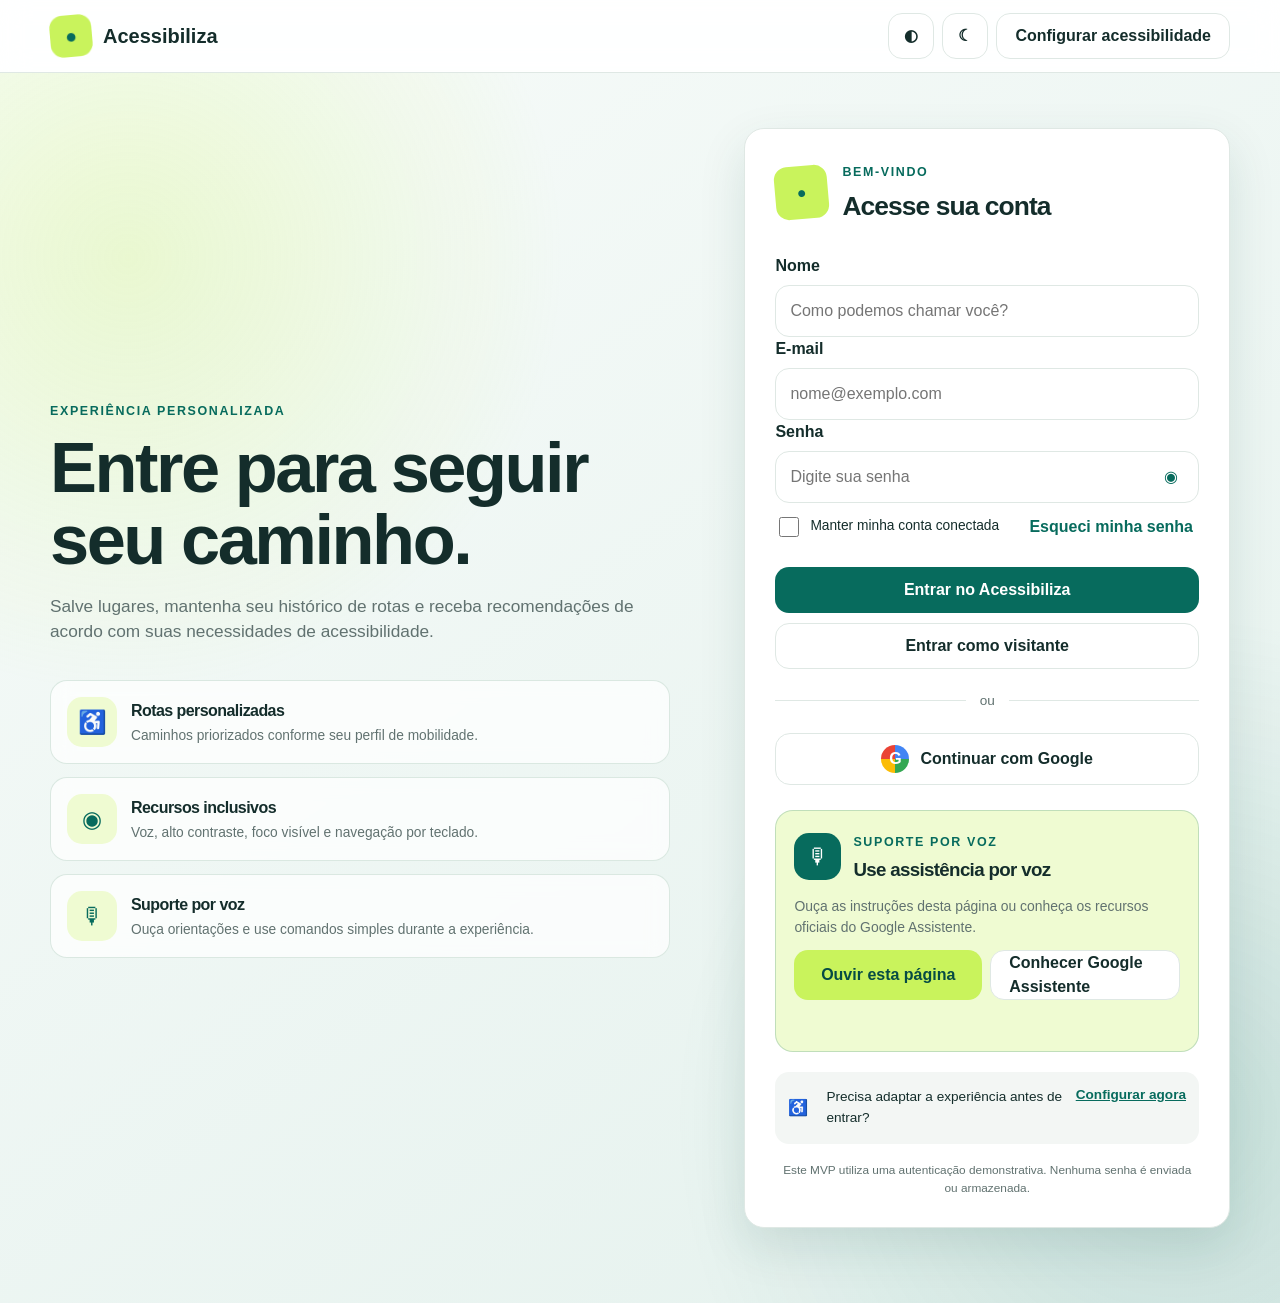
<file: index.html>
<!doctype html>
<html lang="pt-BR">
<head>
    <meta charset="utf-8">

    <meta
        name="viewport"
        content="width=device-width, initial-scale=1"
    >

    <title>Acessibiliza</title>

    <meta
        http-equiv="refresh"
        content="0; url=pages/login.html"
    >

    <script>
        window.location.replace("pages/login.html");
    </script>
</head>

<body>
    <p>
        Redirecionando para a tela de login...
    </p>

    pages/login.html
        Acessar tela de login
    </a>
</body>
</html>
</file>
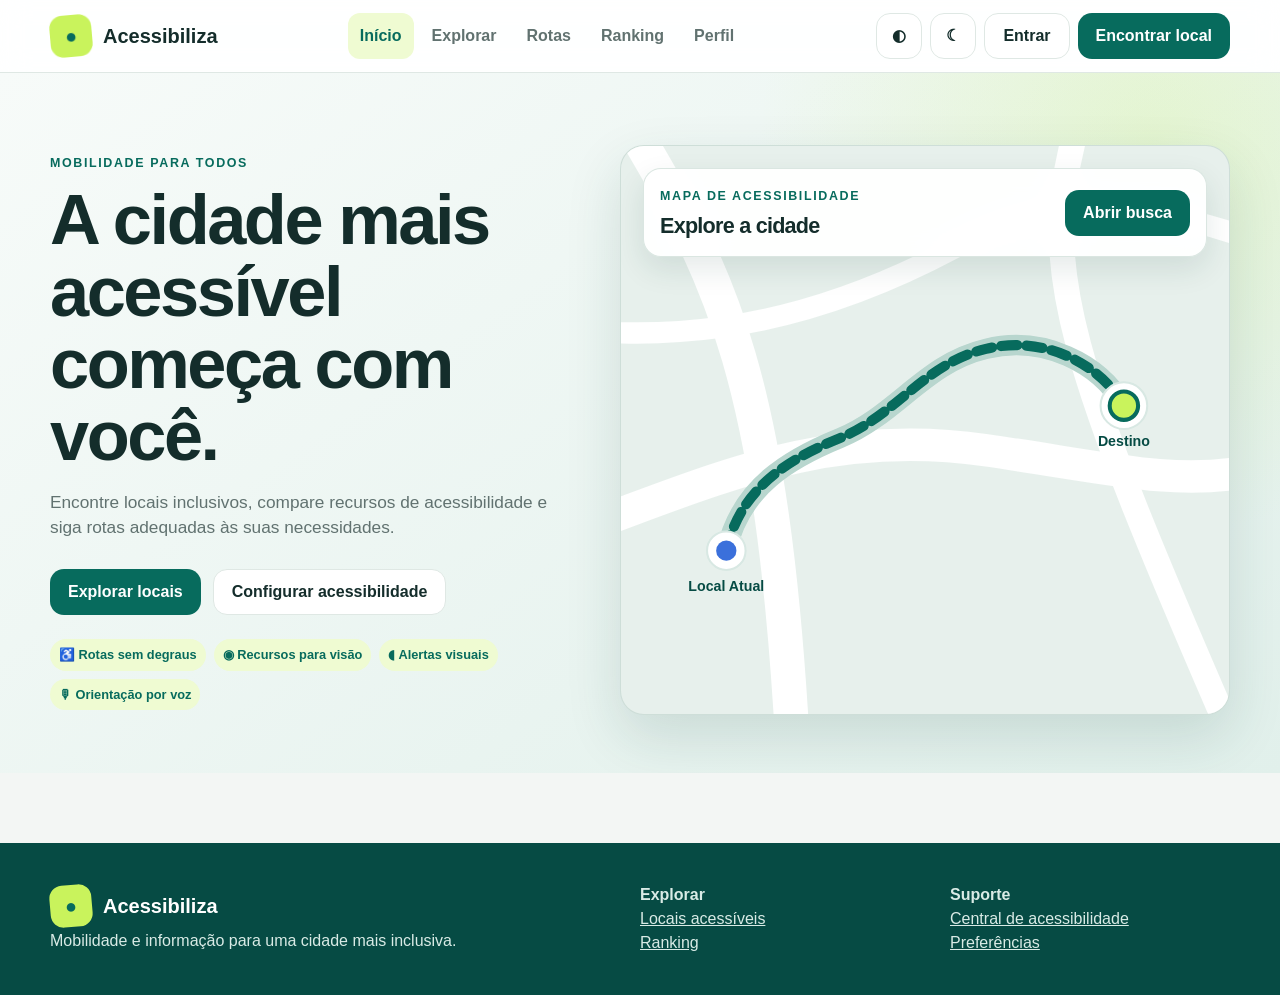
<file: home.html>
<!DOCTYPE html>
<html lang="pt-BR">
<head>
    <meta charset="UTF-8">
    <meta name="viewport" content="width=device-width, initial-scale=1.0">
    <meta name="description" content="Acessibiliza, plataforma de mobilidade inclusiva para encontrar locais e rotas acessíveis.">
    <meta name="theme-color" content="#076B5D">

    <title>Início | Acessibiliza</title>

    <link rel="stylesheet" href="css/global.css">
    <link rel="stylesheet" href="css/home.css">
</head>

<body>
    <a class="skip" href="#main">
        Pular para o conteúdo
    </a>

    <!-- CABEÇALHO -->
    <header class="site-header">
        <div class="container header-inner">
            <a class="brand" href="index.html" aria-label="Acessibiliza, página inicial">
                <span class="brand-mark" aria-hidden="true">●</span>
                <span>Acessibiliza</span>
            </a>

            <nav class="main-nav" aria-label="Navegação principal">
                <a class="active" data-page="inicio" href="index.html">Início</a>
                <a data-page="explorar" href="pages/explorar.html">Explorar</a>
                <a data-page="historico" href="pages/historico.html">Rotas</a>
                <a data-page="ranking" href="pages/ranking.html">Ranking</a>
                <a data-page="perfil" href="pages/perfil.html">Perfil</a>
            </nav>

            <div class="header-actions">
                <button class="icon-btn" type="button" data-theme="contrast" aria-label="Alternar alto contraste" title="Alto contraste">
                    ◐
                </button>

                <button class="icon-btn" type="button" data-theme="dark" aria-label="Alternar modo escuro" title="Modo escuro">
                    ☾
                </button>

                <a class="btn btn-secondary" href="pages/login.html">Entrar</a>
                <a class="btn btn-primary" href="pages/explorar.html">Encontrar local</a>
            </div>
        </div>
    </header>

    <!-- CONTEÚDO PRINCIPAL -->
    <main id="main">
        <!-- HERO -->
        <section class="hero">
            <div class="container hero-grid">
                <div class="hero-copy">
                    <span class="eyebrow">MOBILIDADE PARA TODOS</span>
                    <h1 class="title">A cidade mais acessível começa com você.</h1>
                    <p class="subtitle">
                        Encontre locais inclusivos, compare recursos de acessibilidade e siga rotas adequadas às suas necessidades.
                    </p>

                    <div class="hero-actions">
                        <a class="btn btn-primary" href="pages/explorar.html">Explorar locais</a>
                        <a class="btn btn-secondary" href="pages/acessibilidade.html">Configurar acessibilidade</a>
                    </div>

                    <div class="chips" aria-label="Recursos principais" style="margin-top: 24px">
                        <span class="badge">♿ Rotas sem degraus</span>
                        <span class="badge">◉ Recursos para visão</span>
                        <span class="badge">◖ Alertas visuais</span>
                        <span class="badge">🎙 Orientação por voz</span>
                    </div>
                </div>

                <!-- MAPA -->
                <div class="hero-panel">
                    <div class="hero-map card">
                        <div class="map-toolbar">
                            <div class="map-heading">
                                <span class="eyebrow">MAPA DE ACESSIBILIDADE</span>
                                <h2>Explore a cidade</h2>
                            </div>
                            <a class="btn btn-primary" href="pages/explorar.html">Abrir busca</a>
                        </div>

                        <svg class="map-route-svg" viewBox="0 0 900 560" preserveAspectRatio="xMidYMid slice" role="img" aria-labelledby="map-title map-description" xmlns="http://www.w3.org/2000/svg">
                            <title id="map-title">Rota acessível até a Casa Girassol</title>
                            <desc id="map-description">Mapa ilustrativo apresentando a rota entre a localização atual e a Casa Girassol.</desc>

                            <!-- RUAS -->
                            <path class="map-street street-one" d="M -30 420 C 180 370, 300 270, 510 300 S 760 360, 950 230" fill="none" stroke="#FFFFFF" stroke-width="32" stroke-linecap="round" stroke-linejoin="round"></path>
                            <path class="map-street street-two" d="M 160 -20 C 250 130, 300 230, 320 600" fill="none" stroke="#FFFFFF" stroke-width="34" stroke-linecap="round" stroke-linejoin="round"></path>
                            <path class="map-street street-three" d="M 600 -20 C 560 120, 590 210, 760 600" fill="none" stroke="#FFFFFF" stroke-width="25" stroke-linecap="round" stroke-linejoin="round"></path>
                            <path class="map-street street-four" d="M -20 160 C 180 210, 330 180, 480 100 S 750 80, 940 160" fill="none" stroke="#FFFFFF" stroke-width="21" stroke-linecap="round" stroke-linejoin="round"></path>

<!-- SOMBRA DA ROTA -->
                            <path
                                class="accessible-route-shadow"
                                d="M 254 399 C 268 336, 317 308, 366 288 C 422 265, 450 214, 510 200 C 566 186, 622 214, 646 256"
                                fill="none"
                                stroke="#B8D6CE"
                                stroke-width="20"
                                stroke-linecap="round"
                                stroke-linejoin="round"
                            ></path>

                            <!-- ROTA ACESSÍVEL -->
                            <path
                                class="accessible-route"
                                d="M 254 399 C 268 336, 317 308, 366 288 C 422 265, 450 214, 510 200 C 566 186, 622 214, 646 256"
                                fill="none"
                                stroke="#076B5D"
                                stroke-width="10"
                                stroke-linecap="round"
                                stroke-linejoin="round"
                                stroke-dasharray="16 9"
                            ></path>

                            <!-- PONTO INICIAL -->
                            <circle class="route-start-ring" cx="254" cy="399" r="19" fill="#FFFFFF" stroke="#D8E8E3" stroke-width="2"></circle>
                            <circle class="route-start" cx="254" cy="399" r="10" fill="#3B70DB"></circle>
                            <text x="254" y="439" font-family="inherit" font-size="14" font-weight="700" fill="#064b44" text-anchor="middle">Local Atual</text>

                            <!-- PONTO FINAL -->
                            <circle class="route-end-ring" cx="646" cy="256" r="23" fill="#FFFFFF" stroke="#D8E8E3" stroke-width="2"></circle>
                            <circle class="route-end" cx="646" cy="256" r="14" fill="#C9F35C" stroke="#076B5D" stroke-width="4"></circle>
                            <text x="646" y="296" font-family="inherit" font-size="14" font-weight="700" fill="#064b44" text-anchor="middle">Destino</text>
                        </svg>


                        <!-- ORIGEM E DESTINO -->
       
                        
                    </div>
                </div>
            </div>
        </section>
    </main>

    <!-- RODAPÉ (FOOTER) -->
    <footer class="footer">
        <div class="container footer-grid">
            <div>
                <a class="brand" href="index.html" style="color:white">
                    <span class="brand-mark">●</span>
                    Acessibiliza
                </a>
                <p>Mobilidade e informação para uma cidade mais inclusiva.</p>
            </div>

            <div>
                <strong>Explorar</strong>
                <p><a href="pages/explorar.html">Locais acessíveis</a></p>
                <p><a href="pages/ranking.html">Ranking</a></p>
            </div>

            <div>
                <strong>Suporte</strong>
                <p><a href="pages/acessibilidade.html">Central de acessibilidade</a></p>
                <p><a href="pages/perfil.html">Preferências</a></p>
            </div>
        </div>
    </footer>

    <div class="toast" role="status" aria-live="polite"></div>

    <!-- SCRIPTS -->
    <script src="js/app.js"></script>
    <script>
        // Inicia as configurações e marca o menu "Início" como ativo
        window.Acessibiliza.init('inicio');
    </script>
</body>
</html>
</file>
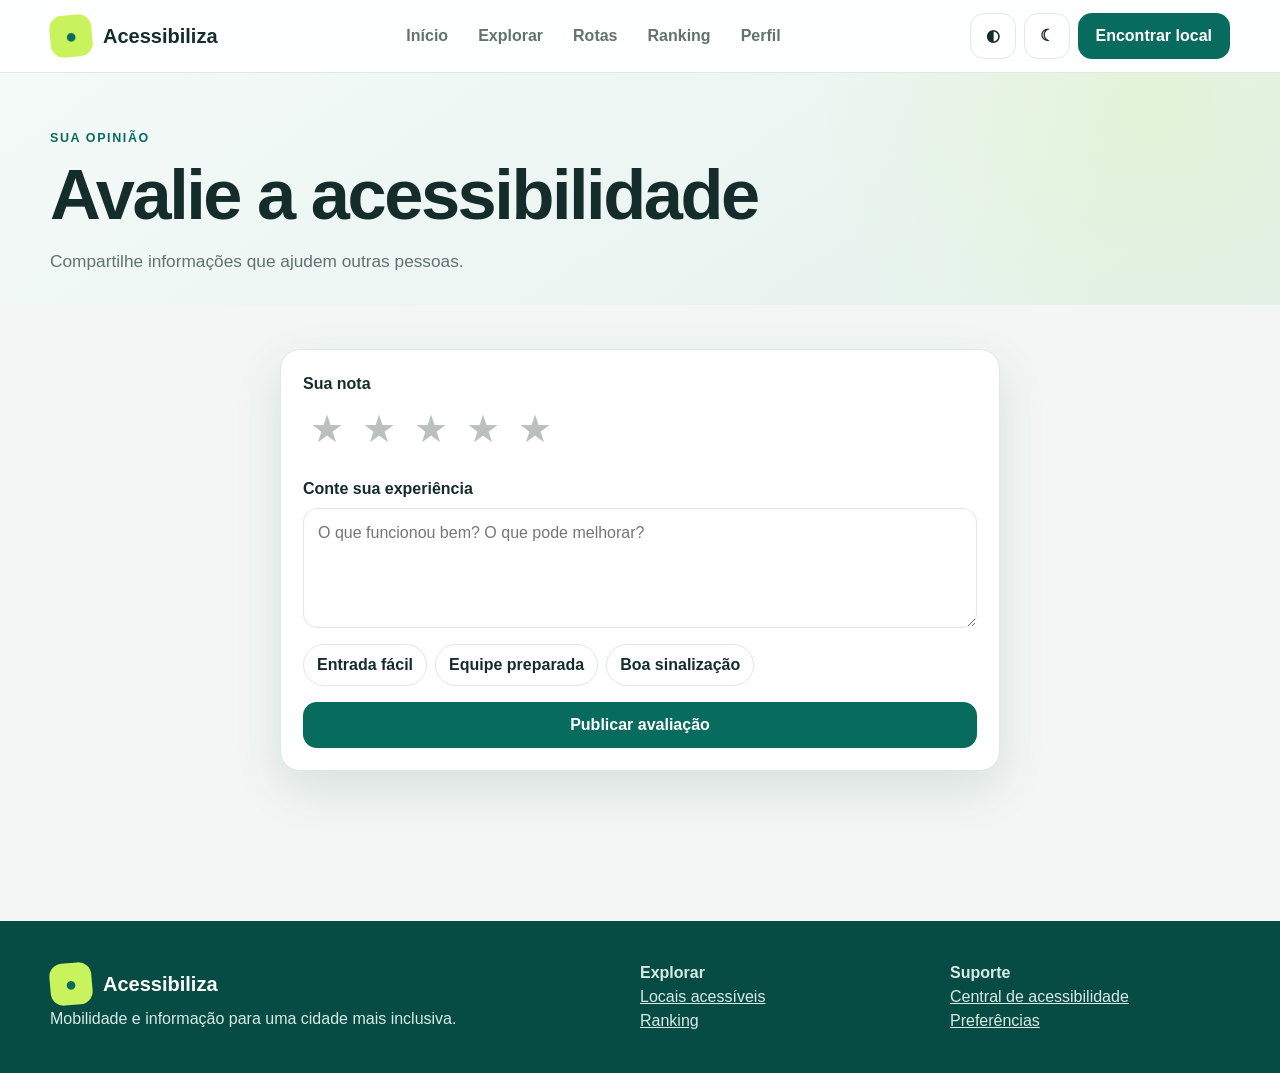
<file: pages/avaliar.html>
<!doctype html>
<html lang="pt-BR">
<head>
    <meta charset="utf-8">

    <meta
        name="viewport"
        content="width=device-width,initial-scale=1"
    >

    <meta
        name="theme-color"
        content="#076b5d"
    >

    <title>Avaliar | Acessibiliza</title>

    <link
        rel="stylesheet"
        href="../css/global.css"
    >

    <link
        rel="stylesheet"
        href="../css/pages.css"
    >
</head>

<body>
 <a
        class="skip"
        href="#main"
    >
        Pular para o conteúdo
    </a>

    <header class="site-header">
        <div class="container header-inner">
            <a
                class="brand"
                href="../index.html"
            >
                <span class="brand-mark">
                    ●
                </span>

                Acessibiliza
            </a>
            <nav
                class="main-nav"
                aria-label="Principal"
            >
                <a
                    data-page="inicio"
                    href="../home.html"
                >
                    Início
                </a>

                <a
                    data-page="explorar"
                    href="explorar.html"
                >
                    Explorar
                </a>

                <a
                    data-page="historico"
                    href="historico.html"
                >
                    Rotas
                </a>

                <a
                    data-page="ranking"
                    href="ranking.html"
                >
                    Ranking
                </a>

                <a
                    data-page="perfil"
                    href="perfil.html"
                >
                    Perfil
                </a>
            </nav>

            <div class="header-actions">
                <button
                    class="icon-btn"
                    data-theme="contrast"
                    aria-label="Alto contraste"
                >
                    ◐
                </button>

                <button
                    class="icon-btn"
                    data-theme="dark"
                    aria-label="Modo escuro"
                >
                    ☾
                </button>

                <a
                    class="btn btn-primary"
                    href="explorar.html"
                >
                    Encontrar local
                </a>
            </div>
        </div>
    </header>

    <main id="main">
        <section class="page-hero">
            <div class="container">
                <span class="eyebrow">
                    SUA OPINIÃO
                </span>

                <h1 class="title">
                    Avalie a acessibilidade
                </h1>

                <p class="subtitle">
                    Compartilhe informações que ajudem outras pessoas.
                </p>
            </div>
        </section>

        <section class="page container">
            <form
                id="review"
                class="card pad stack"
                style="max-width:720px;margin:auto"
            >
                <div>
                    <label>
                        <strong>Sua nota</strong>
                    </label>

                    <div class="stars">
                        <button
                            type="button"
                            class="star"
                        >
                            ★
                        </button>

                        <button
                            type="button"
                            class="star"
                        >
                            ★
                        </button>

                        <button
                            type="button"
                            class="star"
                        >
                            ★
                        </button>

                        <button
                            type="button"
                            class="star"
                        >
                            ★
                        </button>

                        <button
                            type="button"
                            class="star"
                        >
                            ★
                        </button>
                    </div>
                </div>

                <div class="field">
                    <label for="comment">
                        Conte sua experiência
                    </label>

                    <textarea
                        class="input"
                        id="comment"
                        placeholder="O que funcionou bem? O que pode melhorar?"
                    ></textarea>
                </div>

                <div class="chips">
                    <button
                        type="button"
                        class="chip"
                    >
                        Entrada fácil
                    </button>

                    <button
                        type="button"
                        class="chip"
                    >
                        Equipe preparada
                    </button>

                    <button
                        type="button"
                        class="chip"
                    >
                        Boa sinalização
                    </button>
                </div>

                <button class="btn btn-primary">
                    Publicar avaliação
                </button>
            </form>
        </section>
    </main>

    <footer class="footer">
        <div class="container footer-grid">
            <div>
                <a
                    class="brand"
                    href="../index.html"
                    style="color:white"
                >
                    <span class="brand-mark">
                        ●
                    </span>

                    Acessibiliza
                </a>

                <p>
                    Mobilidade e informação para uma cidade mais inclusiva.
                </p>
            </div>

            <div>
                <strong>Explorar</strong>

                <p>
                    <a href="explorar.html">
                        Locais acessíveis
                    </a>
                </p>

                <p>
                    <a href="ranking.html">
                        Ranking
                    </a>
                </p>
            </div>

            <div>
                <strong>Suporte</strong>

                <p>
                    <a href="acessibilidade.html">
                        Central de acessibilidade
                    </a>
                </p>

                <p>
                    <a href="perfil.html">
                        Preferências
                    </a>
                </p>
            </div>
        </div>
    </footer>

    <div
        class="toast"
        role="status"
        aria-live="polite"
    ></div>

    <script src="../js/app.js"></script>
    <script src="../js/data.js"></script>
    <script src="../js/avaliar.js"></script>

</body>
</html>
</file>
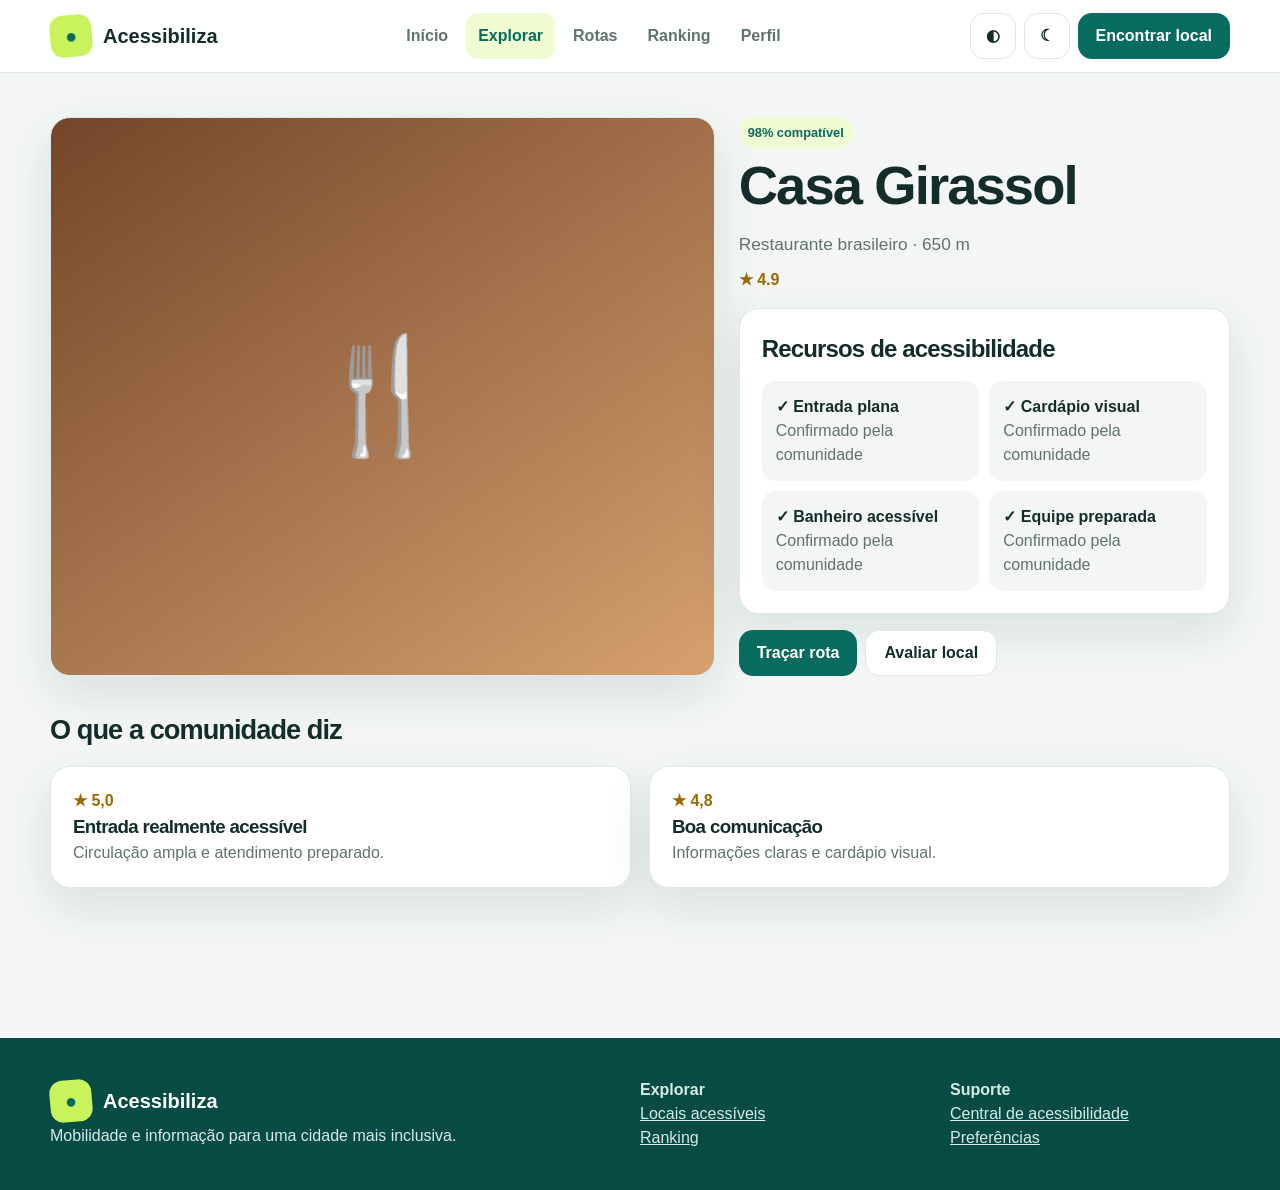
<file: pages/detalhes.html>
<!doctype html>
<html lang="pt-BR">
<head>
    <meta charset="utf-8">

    <meta
        name="viewport"
        content="width=device-width,initial-scale=1"
    >

    <meta
        name="theme-color"
        content="#076b5d"
    >

    <title>Detalhes do local | Acessibiliza</title>

    <link
        rel="stylesheet"
        href="../css/global.css"
    >

    <link
        rel="stylesheet"
        href="../css/pages.css"
    >
</head>

<body>
   <a
        class="skip"
        href="#main"
    >
        Pular para o conteúdo
    </a>

    <header class="site-header">
        <div class="container header-inner">
            <a
                class="brand"
                href="../index.html"
            >
                <span class="brand-mark">
                    ●
                </span>

                Acessibiliza
            </a>

            <nav
                class="main-nav"
                aria-label="Principal"
            >
                <a
                    data-page="inicio"
                    href="../home.html"
                >
                    Início
                </a>

                <a
                    data-page="explorar"
                    href="explorar.html"
                >
                    Explorar
                </a>

                <a
                    data-page="historico"
                    href="historico.html"
                >
                    Rotas
                </a>

                <a
                    data-page="ranking"
                    href="ranking.html"
                >
                    Ranking
                </a>

                <a
                    data-page="perfil"
                    href="perfil.html"
                >
                    Perfil
                </a>
            </nav>

            <div class="header-actions">
                <button
                    class="icon-btn"
                    data-theme="contrast"
                    aria-label="Alto contraste"
                >
                    ◐
                </button>

                <button
                    class="icon-btn"
                    data-theme="dark"
                    aria-label="Modo escuro"
                >
                    ☾
                </button>

                <a
                    class="btn btn-primary"
                    href="explorar.html"
                >
                    Encontrar local
                </a>
            </div>
        </div>
    </header>

    <main id="main">
        <section class="page container">
            <div class="detail-grid">
                <div
                    id="visual"
                    class="card detail-visual"
                >
                    🍴
                </div>

                <div class="stack">
                    <div>
                        <span class="badge">
                            98% compatível
                        </span>

                        <h1
                            id="name"
                            class="title"
                            style="font-size:3.4rem"
                        >
                            Casa Girassol
                        </h1>

                        <p
                            id="meta"
                            class="subtitle"
                        ></p>

                        <p
                            id="score"
                            class="score"
                            style="margin-top:10px"
                        ></p>
                    </div>

                    <div class="card pad">
                        <h2>
                            Recursos de acessibilidade
                        </h2>

                        <div
                            id="features"
                            class="access-list"
                            style="margin-top:14px"
                        ></div>
                    </div>

                    <div class="chips">
                        <a
                            id="goRoute"
                            class="btn btn-primary"
                            href="rota.html"
                        >
                            Traçar rota
                        </a>

                        <a
                            class="btn btn-secondary"
                            href="avaliar.html"
                        >
                            Avaliar local
                        </a>
                    </div>
                </div>
            </div>

            <div class="section-head">
                <h2>
                    O que a comunidade diz
                </h2>
            </div>

            <div class="grid cols-2">
                <article class="card pad">
                    <span class="score">
                        ★ 5,0
                    </span>

                    <h3>
                        Entrada realmente acessível
                    </h3>

                    <p class="muted">
                        Circulação ampla e atendimento preparado.
                    </p>
                </article>

                <article class="card pad">
                    <span class="score">
                        ★ 4,8
                    </span>

                    <h3>
                        Boa comunicação
                    </h3>

                    <p class="muted">
                        Informações claras e cardápio visual.
                    </p>
                </article>
            </div>
        </section>
    </main>

    <footer class="footer">
        <div class="container footer-grid">
            <div>
                <a
                    class="brand"
                    href="../index.html"
                    style="color:white"
                >
                    <span class="brand-mark">
                        ●
                    </span>

                    Acessibiliza
                </a>

                <p>
                    Mobilidade e informação para uma cidade mais inclusiva.
                </p>
            </div>

            <div>
                <strong>
                    Explorar
                </strong>

                <p>
                    <a href="explorar.html">
                        Locais acessíveis
                    </a>
                </p>

                <p>
                    <a href="ranking.html">
                        Ranking
                    </a>
                </p>
            </div>

            <div>
                <strong>
                    Suporte
                </strong>

                <p>
                    <a href="acessibilidade.html">
                        Central de acessibilidade
                    </a>
                </p>

                <p>
                    <a href="perfil.html">
                        Preferências
                    </a>
                </p>
            </div>
        </div>
    </footer>

    <div
        class="toast"
        role="status"
        aria-live="polite"
    ></div>

    <script src="../js/app.js"></script>
    <script src="../js/data.js"></script>
    <script src="../js/detalhes.js"></script>
</body>
</html>
</file>
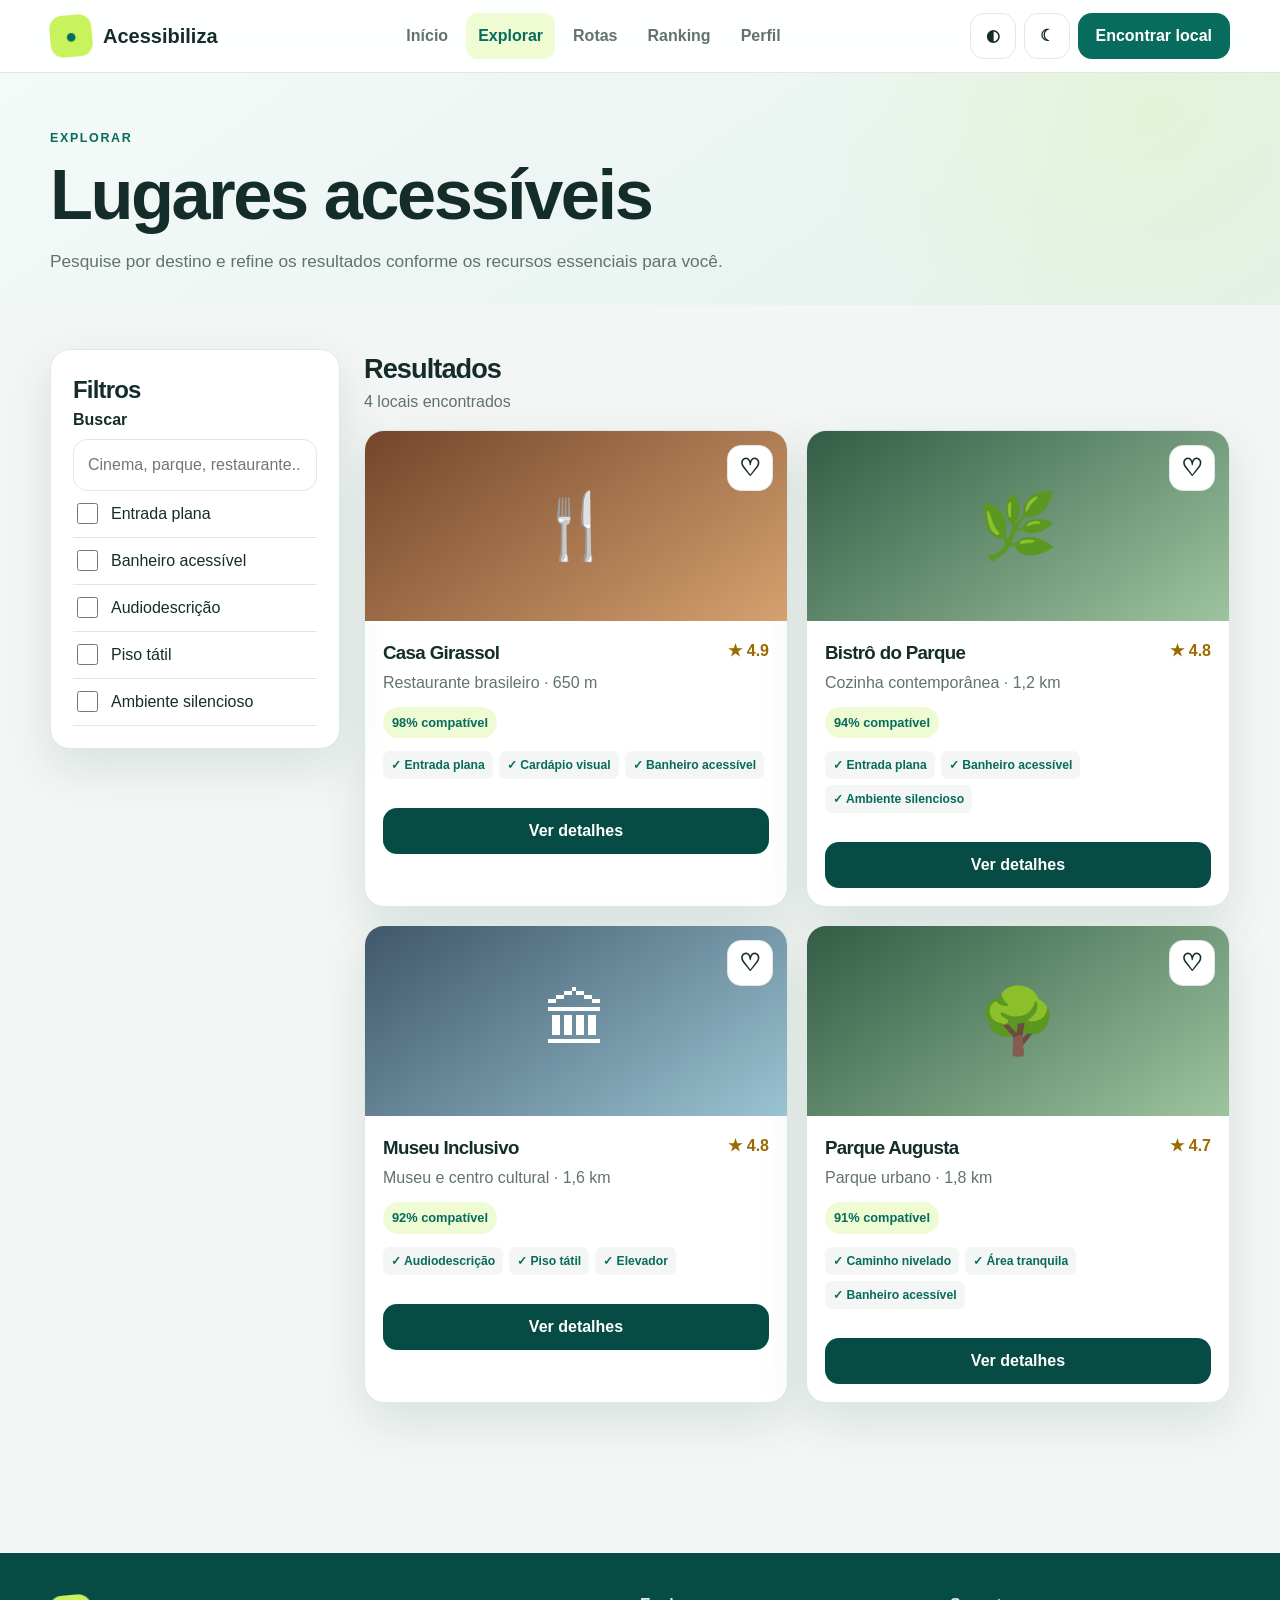
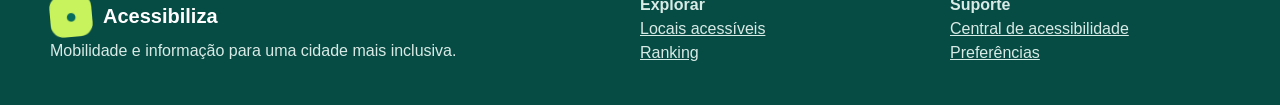
<file: pages/explorar.html>
<!doctype html>
<html lang="pt-BR">
<head>
    <meta charset="utf-8">

    <meta
        name="viewport"
        content="width=device-width,initial-scale=1"
    >

    <meta
        name="theme-color"
        content="#076b5d"
    >

    <title>Explorar | Acessibiliza</title>

    <link
        rel="stylesheet"
        href="../css/global.css"
    >

    <link
        rel="stylesheet"
        href="../css/pages.css"
    >
</head>

<body>
   <a
        class="skip"
        href="#main"
    >
        Pular para o conteúdo
    </a>

    <header class="site-header">
        <div class="container header-inner">
            <a
                class="brand"
                href="../index.html"
            >
                <span class="brand-mark">
                    ●
                </span>

                Acessibiliza
            </a>

            <nav
                class="main-nav"
                aria-label="Principal"
            >
                <a
                    data-page="inicio"
                    href="../home.html"
                >
                    Início
                </a>

                <a
                    data-page="explorar"
                    href="explorar.html"
                >
                    Explorar
                </a>

                <a
                    data-page="historico"
                    href="historico.html"
                >
                    Rotas
                </a>

                <a
                    data-page="ranking"
                    href="ranking.html"
                >
                    Ranking
                </a>

                <a
                    data-page="perfil"
                    href="perfil.html"
                >
                    Perfil
                </a>
            </nav>

            <div class="header-actions">
                <button
                    class="icon-btn"
                    data-theme="contrast"
                    aria-label="Alto contraste"
                >
                    ◐
                </button>

                <button
                    class="icon-btn"
                    data-theme="dark"
                    aria-label="Modo escuro"
                >
                    ☾
                </button>

                <a
                    class="btn btn-primary"
                    href="explorar.html"
                >
                    Encontrar local
                </a>
            </div>
        </div>
    </header>

    <main id="main">
        <section class="page-hero">
            <div class="container">
                <span class="eyebrow">
                    EXPLORAR
                </span>

                <h1 class="title">
                    Lugares acessíveis
                </h1>

                <p class="subtitle">
                    Pesquise por destino e refine os resultados conforme os recursos essenciais para você.
                </p>
            </div>
        </section>

        <section class="page container search-layout">
            <aside class="card pad filter-panel">
                <h2>Filtros</h2>

                <div class="field">
                    <label for="q">
                        Buscar
                    </label>

                    <input
                        class="input"
                        id="q"
                        placeholder="Cinema, parque, restaurante..."
                    >
                </div>

                <label class="check">
                    <input
                        data-filter
                        type="checkbox"
                        value="Entrada plana"
                    >

                    Entrada plana
                </label>

                <label class="check">
                    <input
                        data-filter
                        type="checkbox"
                        value="Banheiro acessível"
                    >

                    Banheiro acessível
                </label>

                <label class="check">
                    <input
                        data-filter
                        type="checkbox"
                        value="Audiodescrição"
                    >

                    Audiodescrição
                </label>

                <label class="check">
                    <input
                        data-filter
                        type="checkbox"
                        value="Piso tátil"
                    >

                    Piso tátil
                </label>

                <label class="check">
                    <input
                        data-filter
                        type="checkbox"
                        value="Ambiente silencioso"
                    >

                    Ambiente silencioso
                </label>
            </aside>

            <div>
                <div
                    class="section-head"
                    style="margin-top:0"
                >
                    <div>
                        <h2>Resultados</h2>

                        <p
                            id="count"
                            class="muted"
                        ></p>
                    </div>
                </div>

                <div
                    id="results"
                    class="grid cols-2"
                ></div>
            </div>
        </section>
    </main>

    <footer class="footer">
        <div class="container footer-grid">
            <div>
                <a
                    class="brand"
                    href="../index.html"
                    style="color:white"
                >
                    <span class="brand-mark">
                        ●
                    </span>

                    Acessibiliza
                </a>

                <p>
                    Mobilidade e informação para uma cidade mais inclusiva.
                </p>
            </div>

            <div>
                <strong>Explorar</strong>

                <p>
                    <a href="explorar.html">
                        Locais acessíveis
                    </a>
                </p>

                <p>
                    <a href="ranking.html">
                        Ranking
                    </a>
                </p>
            </div>

            <div>
                <strong>Suporte</strong>

                <p>
                    <a href="acessibilidade.html">
                        Central de acessibilidade
                    </a>
                </p>

                <p>
                    <a href="perfil.html">
                        Preferências
                    </a>
                </p>
            </div>
        </div>
    </footer>

    <div
        class="toast"
        role="status"
        aria-live="polite"
    ></div>

    <script src="../js/app.js"></script>
    <script src="../js/data.js"></script>
    <script src="../js/explorar.js"></script>
    
</body>
</html>
</file>
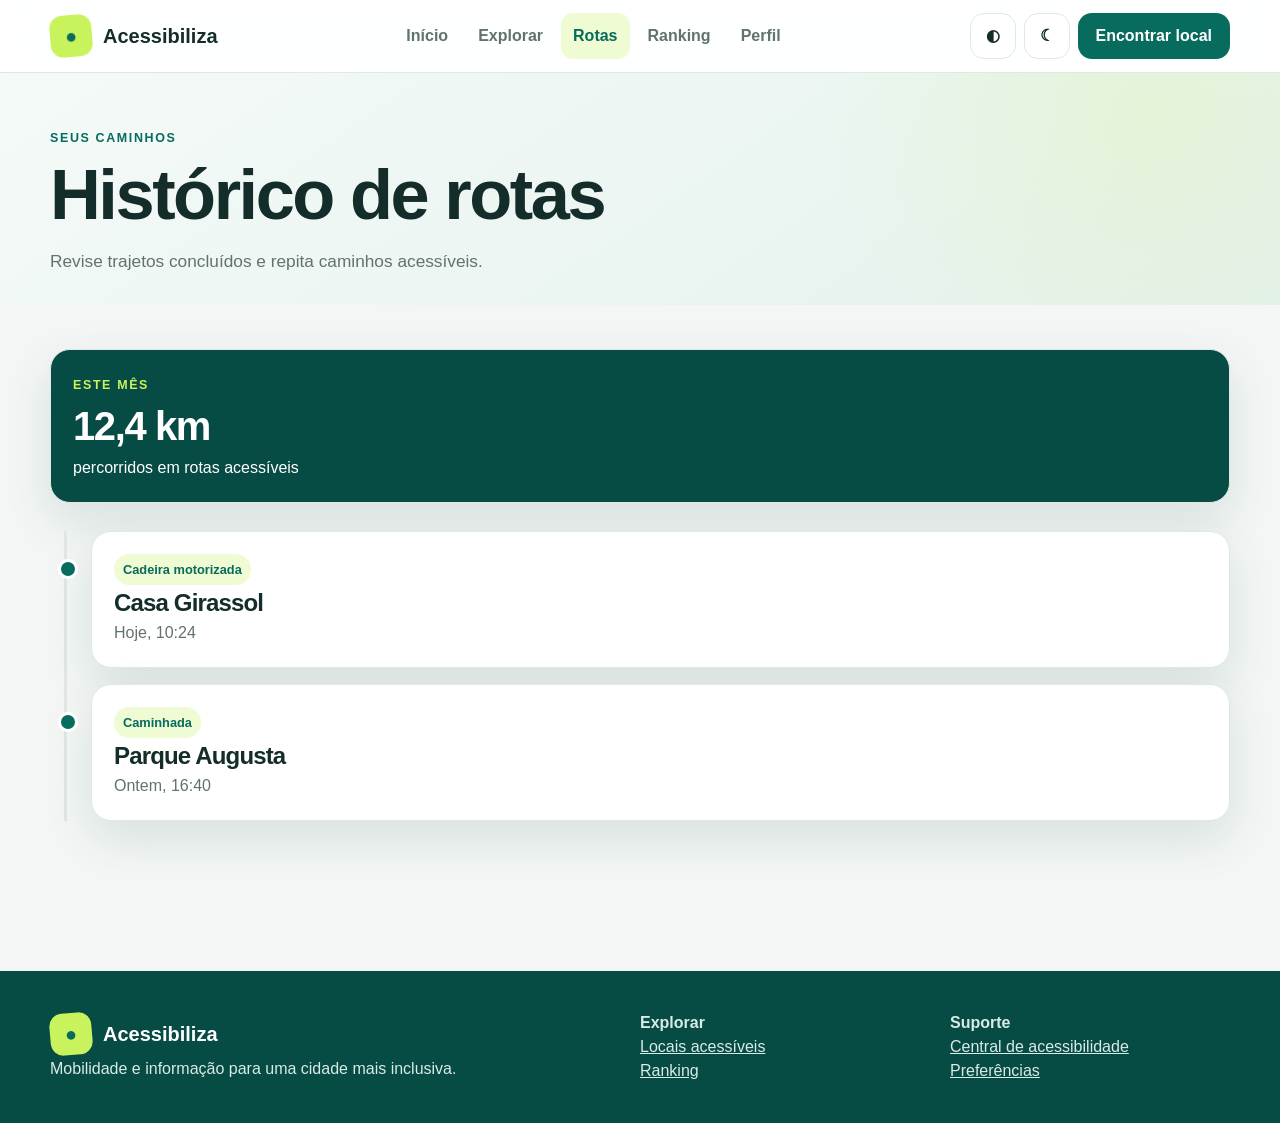
<file: pages/historico.html>
<!doctype html>
<html lang="pt-BR">
<head>
    <meta charset="utf-8">

    <meta
        name="viewport"
        content="width=device-width,initial-scale=1"
    >

    <meta
        name="theme-color"
        content="#076b5d"
    >

    <title>Histórico | Acessibiliza</title>

        <link
        rel="stylesheet"
        href="../css/global.css"
    >

    <link
        rel="stylesheet"
        href="../css/pages.css"
    >

    <link
        rel=/head>

<body>
   <a
        class="skip"
        href="#main"
    >
        Pular para o conteúdo
    </a>

    <header class="site-header">
        <div class="container header-inner">
            <a
                class="brand"
                href="../index.html"
            >
                <span class="brand-mark">
                    ●
                </span>

                Acessibiliza
            </a>

            <nav
                class="main-nav"
                aria-label="Navegação principal"
            >
                <a href="../home.html">
                    Início
                </a>

                <a
                    data-page="explorar"
                    href="explorar.html"
                >
                    Explorar
                </a>

                <a
                    data-page="historico"
                    href="historico.html"
                >
                    Rotas
                </a>

                <a
                    data-page="ranking"
                    href="ranking.html"
                >
                    Ranking
                </a>

                <a
                    data-page="perfil"
                    href="perfil.html"
                >
                    Perfil
                </a>
            </nav>

            <div class="header-actions">
                <button
                    class="icon-btn"
                    data-theme="contrast"
                    aria-label="Alto contraste"
                >
                    ◐
                </button>

                <button
                    class="icon-btn"
                    data-theme="dark"
                    aria-label="Modo escuro"
                >
                    ☾
                </button>

                <a
                    class="btn btn-primary"
                    href="explorar.html"
                >
                    Encontrar local
                </a>
            </div>
        </div>
    </header>

    <main id="main">
        <section class="page-hero">
            <div class="container">
                <span class="eyebrow">
                    SEUS CAMINHOS
                </span>

                <h1 class="title">
                    Histórico de rotas
                </h1>

                <p class="subtitle">
                    Revise trajetos concluídos e repita caminhos acessíveis.
                </p>
            </div>
        </section>

        <section class="page container">
            <div
                class="card pad"
                style="background:var(--deep);color:white"
            >
                <span
                    class="eyebrow"
                    style="color:var(--accent)"
                >
                    ESTE MÊS
                </span>

                <h2 style="font-size:2.5rem">
                    12,4 km
                </h2>

                <p>
                    percorridos em rotas acessíveis
                </p>
            </div>

            <div
                id="timeline"
                class="timeline stack"
                style="margin-top:28px"
            ></div>
        </section>
    </main>

    <footer class="footer">
       <div class="container footer-grid">
            <div>
                <a class="brand" href="../index.html" style="color:white">
                    <span class="brand-mark">
                        ●
                    </span>
                    Acessibiliza
                </a>

                <p>
                    Mobilidade e informação para uma cidade mais inclusiva.
                </p>
            </div>

            <div>
                <strong>
                    Explorar
                </strong>

                <p>
                    <a href="explorar.html">
                        Locais acessíveis
                    </a>
                </p>

                <p>
                    <a href="ranking.html">
                        Ranking
                    </a>
                </p>
            </div>

            <div>
                <strong>
                    Suporte
                </strong>

                <p>
                    <a href="acessibilidade.html">
                        Central de acessibilidade
                    </a>
                </p>

                <p>
                    <a href="perfil.html">
                        Preferências
                    </a>
                </p>
            </div>
        </div>
    </footer>

    <div
        class="toast"
        role="status"
        aria-live="polite"
    ></div>

<script src="../js/app.js"></script>
<script src="../js/data.js"></script>
<script src="../js/history.js"></script>

</body>
</html>
</file>
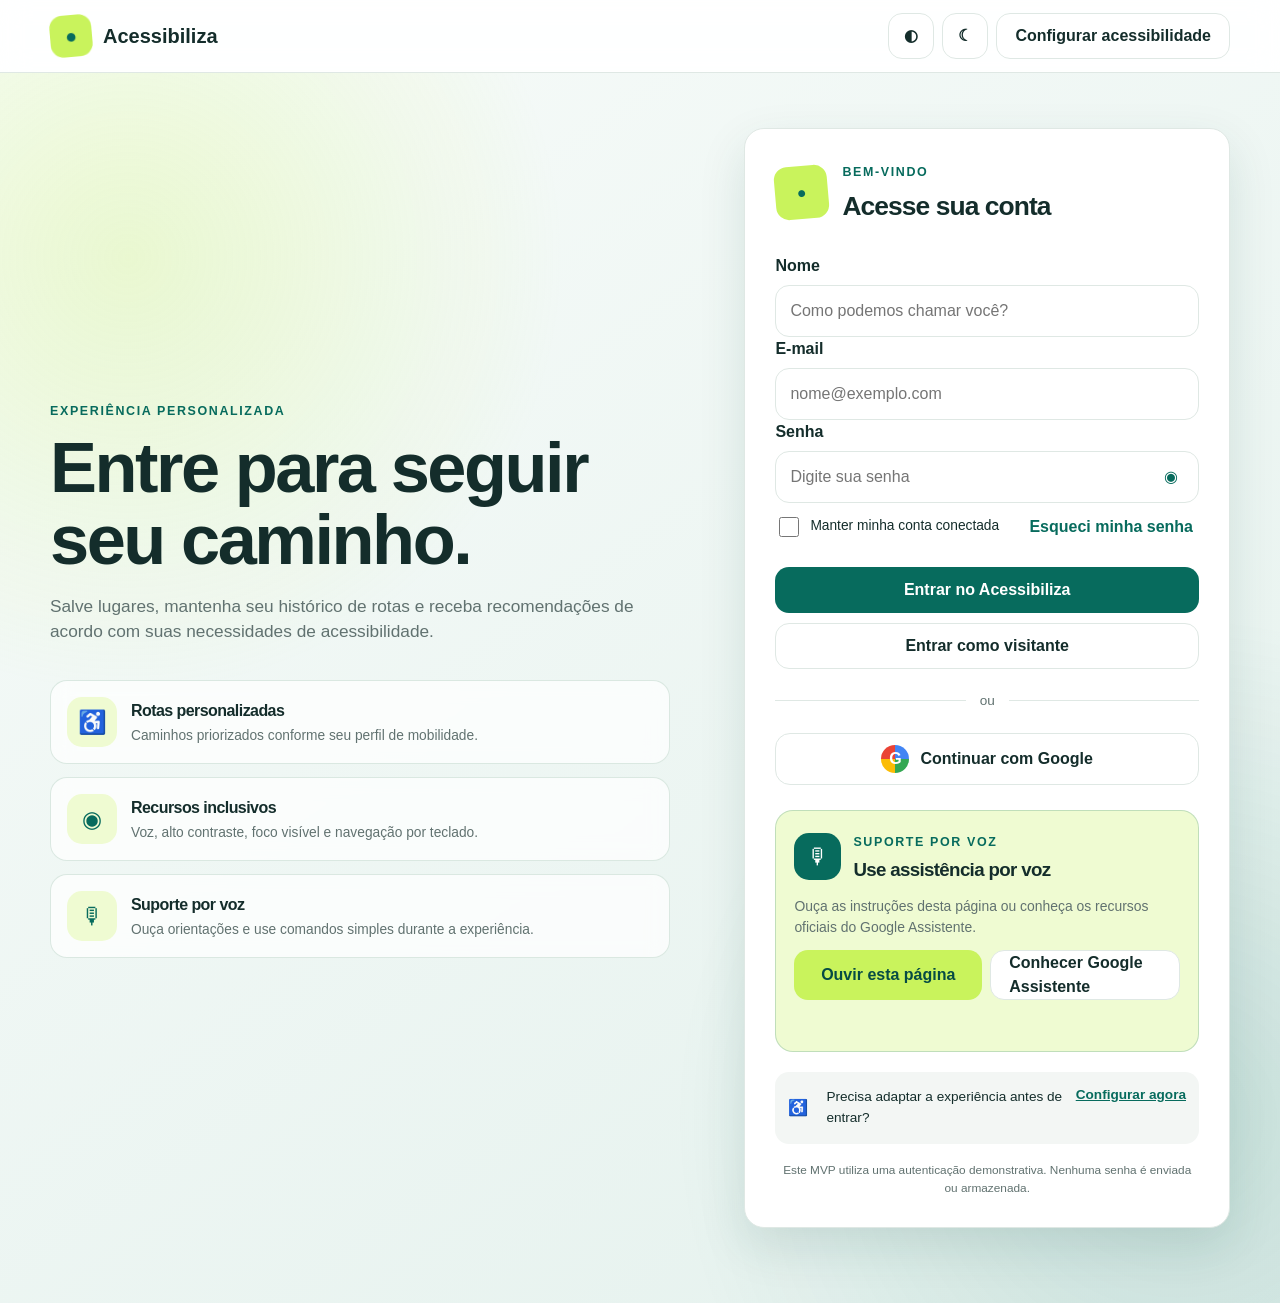
<file: pages/login.html>
<!DOCTYPE html>
<html lang="pt-BR">
<head>
    <meta charset="UTF-8">

    <meta
        name="viewport"
        content="width=device-width, initial-scale=1.0"
    >

    <meta
        name="description"
        content="Entre no Acessibiliza e personalize sua experiência."
    >

    <meta
        name="theme-color"
        content="#076B5D"
    >

    <title>Entrar | Acessibiliza</title>

    <link
        rel="stylesheet"
        href="../css/global.css"
    >

    <link
        rel="stylesheet"
        href="../css/login.css"
    >
</head>

<body>
    <a
        class="skip"
        href="#main"
    >
        Pular para o conteúdo
    </a>

    <header class="site-header">
        <div class="container header-inner">
            <a
                class="brand"
                href="../index.html"
            >
                <span
                    class="brand-mark"
                    aria-hidden="true"
                >
                    ●
                </span>

                Acessibiliza
            </a>

            <div class="header-actions">
                <button
                    class="icon-btn"
                    type="button"
                    data-theme="contrast"
                    aria-label="Alternar alto contraste"
                >
                    ◐
                </button>

                <button
                    class="icon-btn"
                    type="button"
                    data-theme="dark"
                    aria-label="Alternar modo escuro"
                >
                    ☾
                </button>

                <a
                    class="btn btn-secondary"
                    href="acessibilidade.html"
                >
                    Configurar acessibilidade
                </a>
            </div>
        </div>
    </header>

    <main
        id="main"
        class="login-page"
    >
        <div class="container login-layout">
            <section class="login-introduction">
                <span class="eyebrow">
                    EXPERIÊNCIA PERSONALIZADA
                </span>

                <h1 class="title">
                    Entre para seguir seu caminho.
                </h1>

                <p class="subtitle">
                    Salve lugares, mantenha seu histórico
                    de rotas e receba recomendações de
                    acordo com suas necessidades de
                    acessibilidade.
                </p>

                <div class="benefit-list">
                    <article class="benefit">
                        <span
                            class="benefit-icon"
                            aria-hidden="true"
                        >
                            ♿
                        </span>

                        <div>
                            <h2>
                                Rotas personalizadas
                            </h2>

                            <p>
                                Caminhos priorizados conforme
                                seu perfil de mobilidade.
                            </p>
                        </div>
                    </article>

                    <article class="benefit">
                        <span
                            class="benefit-icon"
                            aria-hidden="true"
                        >
                            ◉
                        </span>

                        <div>
                            <h2>
                                Recursos inclusivos
                            </h2>

                            <p>
                                Voz, alto contraste, foco
                                visível e navegação por
                                teclado.
                            </p>
                        </div>
                    </article>

                    <article class="benefit">
                        <span
                            class="benefit-icon"
                            aria-hidden="true"
                        >
                            🎙
                        </span>

                        <div>
                            <h2>
                                Suporte por voz
                            </h2>

                            <p>
                                Ouça orientações e use comandos
                                simples durante a experiência.
                            </p>
                        </div>
                    </article>
                </div>
            </section>

            <section
                class="card login-card"
                aria-labelledby="login-title"
            >
                <div class="login-card-header">
                    <span
                        class="brand-mark login-logo"
                        aria-hidden="true"
                    >
                        ●
                    </span>

                    <div>
                        <span class="eyebrow">
                            BEM-VINDO
                        </span>

                        <h2 id="login-title">
                            Acesse sua conta
                        </h2>
                    </div>
                </div>

                <form id="login-form">
                    <div class="field">
                        <label for="login-name">
                            Nome
                        </label>

                        <input
                            class="input"
                            id="login-name"
                            name="name"
                            type="text"
                            autocomplete="name"
                            placeholder="Como podemos chamar você?"
                            required
                        >
                    </div>

                    <div class="field">
                        <label for="login-email">
                            E-mail
                        </label>

                        <input
                            class="input"
                            id="login-email"
                            name="email"
                            type="email"
                            autocomplete="email"
                            placeholder="nome@exemplo.com"
                            required
                        >
                    </div>

                    <div class="field">
                        <label for="login-password">
                            Senha
                        </label>

                        <div class="password-control">
                            <input
                                class="input"
                                id="login-password"
                                name="password"
                                type="password"
                                autocomplete="current-password"
                                placeholder="Digite sua senha"
                                minlength="6"
                                required
                            >

                            <button
                                class="show-password"
                                id="show-password"
                                type="button"
                                aria-label="Mostrar senha"
                                aria-pressed="false"
                            >
                                ◉
                            </button>
                        </div>
                    </div>

                    <div class="login-options">
                        <label class="remember-option">
                            <input
                                id="remember-account"
                                type="checkbox"
                            >

                            <span>
                                Manter minha conta conectada
                            </span>
                        </label>

                        <button
                            class="text-action"
                            id="forgot-password"
                            type="button"
                        >
                            Esqueci minha senha
                        </button>
                    </div>

                    <button
                        class="btn btn-primary login-submit"
                        type="submit"
                    >
                        Entrar no Acessibiliza
                    </button>
                </form>

                <button
    class="btn btn-secondary login-submit"
    id="guest-login"
    type="button"
    style="margin-top: 10px"
>
    Entrar como visitante
</button>

                <div class="login-divider">
                    <span>ou</span>
                </div>

                <button
                    class="google-login"
                    id="google-login"
                    type="button"
                >
                    <span
                        class="google-symbol"
                        aria-hidden="true"
                    >
                        G
                    </span>

                    Continuar com Google
                </button>

                <section
                    class="assistant-panel"
                    aria-labelledby="assistant-title"
                >
                    <div class="assistant-heading">
                        <span
                            class="assistant-icon"
                            aria-hidden="true"
                        >
                            🎙
                        </span>

                        <div>
                            <span class="eyebrow">
                                SUPORTE POR VOZ
                            </span>

                            <h3 id="assistant-title">
                                Use assistência por voz
                            </h3>
                        </div>
                    </div>

                    <p>
                        Ouça as instruções desta página ou
                        conheça os recursos oficiais do
                        Google Assistente.
                    </p>

                    <div class="assistant-actions">
                        <button
                            class="btn btn-lime"
                            id="read-login-page"
                            type="button"
                        >
                            Ouvir esta página
                        </button>

                        <a
                            class="btn btn-secondary"
                            href="https://assistant.google.com/intl/pt_br/"
                            target="_blank"
                            rel="noopener noreferrer"
                        >
                            Conhecer Google Assistente
                        </a>
                    </div>

                    <p
                        class="assistant-status"
                        id="assistant-status"
                        role="status"
                        aria-live="polite"
                    ></p>
                </section>

                <div class="accessibility-shortcut">
                    <span aria-hidden="true">
                        ♿
                    </span>

                    <p>
                        Precisa adaptar a experiência antes
                        de entrar?
                    </p>

                    <a href="acessibilidade.html">
                        Configurar agora
                    </a>
                </div>

                <p class="login-disclaimer">
                    Este MVP utiliza uma autenticação
                    demonstrativa. Nenhuma senha é enviada
                    ou armazenada.
                </p>
            </section>
        </div>
    </main>

    <div
        class="toast"
        role="status"
        aria-live="polite"
    ></div>

    <script src="../js/app.js"></script>
    <script src="../js/login.js"></script>

</body>
</html>
</file>
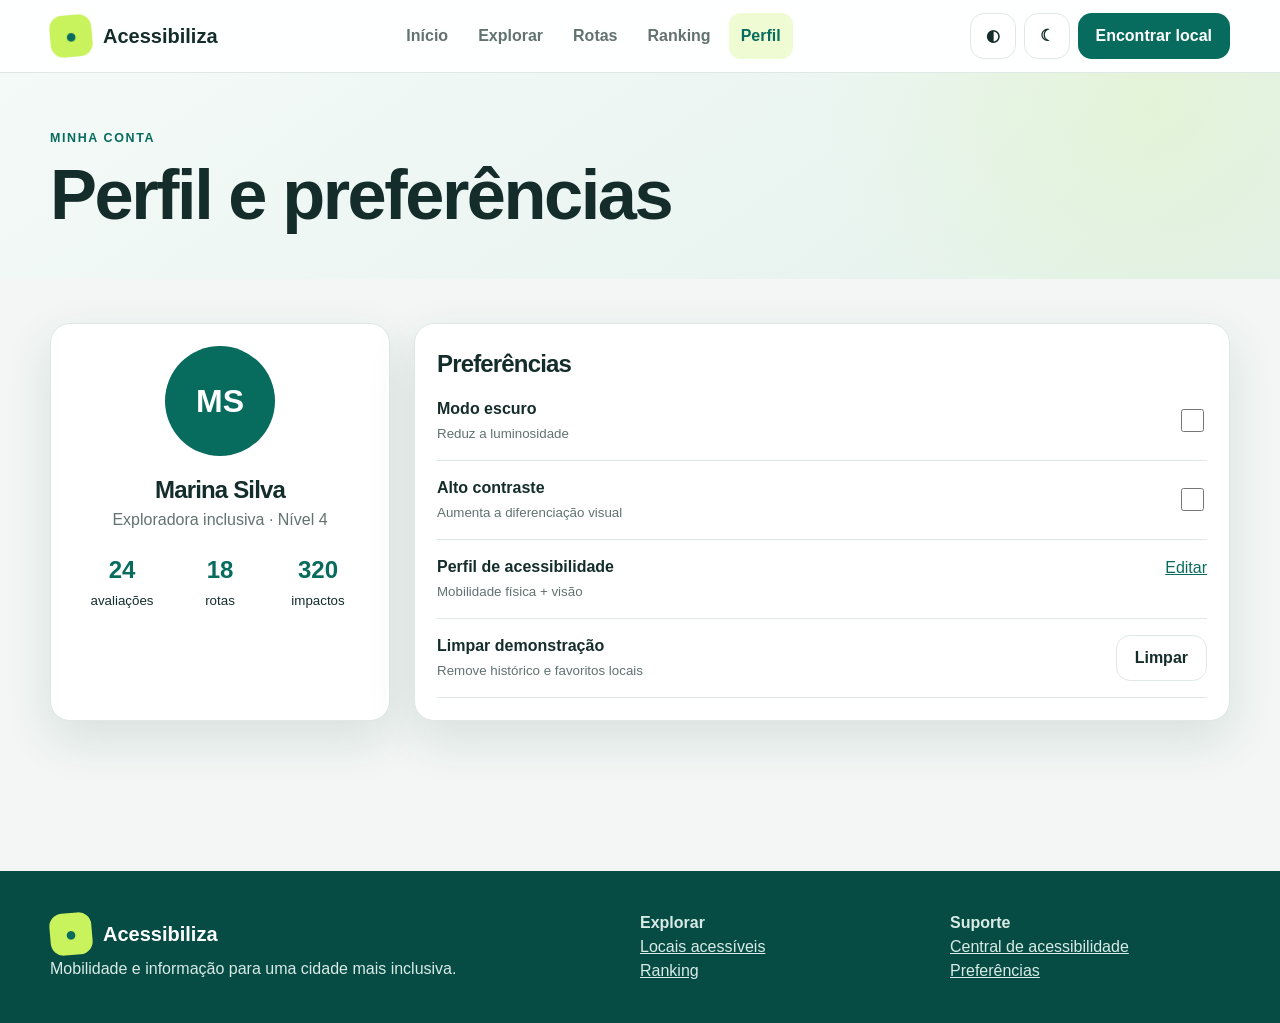
<file: pages/perfil.html>
<!doctype html>
<html lang="pt-BR">
<head>
    <meta charset="utf-8">

    <meta
        name="viewport"
        content="width=device-width,initial-scale=1"
    >

    <meta
        name="theme-color"
        content="#076b5d"
    >

    <title>Perfil | Acessibiliza</title>

     <link
        rel="stylesheet"
        href="../css/global.css"
    >

    <link
        rel="stylesheet"
        href="../css/pages.css"
    >
</head>

<body>
   
    </a>

    <header class="site-header">
         <div class="container header-inner">
            <a
                class="brand"
                href="../index.html"
            >
                <span class="brand-mark">
                    ●
                </span>

                Acessibiliza
            </a>

            <nav
                class="main-nav"
                aria-label="Principal"
            >
                 <a
                    data-page="inicio"
                    href="../home.html"
                >
                    Início
                </a>

                <a
                    data-page="explorar"
                    href="explorar.html"
                >
                    Explorar
                </a>

                <a
                    data-page="historico"
                    href="historico.html"
                >
                    Rotas
                </a>

                <a
                    data-page="ranking"
                    href="ranking.html"
                >
                    Ranking
                </a>

                <a
                    data-page="perfil"
                    href="perfil.html"
                >
                    Perfil
                </a>
            </nav>

            <div class="header-actions">
                <button
                    class="icon-btn"
                    type="button"
                    data-theme="contrast"
                    aria-label="Alto contraste"
                >
                    ◐
                </button>

                <button
                    class="icon-btn"
                    type="button"
                    data-theme="dark"
                    aria-label="Modo escuro"
                >
                    ☾
                </button>

                <a
                    class="btn btn-primary"
                    href="explorar.html"
                >
                    Encontrar local
                </a>
            </div>
        </div>
    </header>

    <main id="main">
        <section class="page-hero">
            <div class="container">
                <span class="eyebrow">
                    MINHA CONTA
                </span>

                <h1 class="title">
                    Perfil e preferências
                </h1>
            </div>
        </section>

        <section class="page container profile-grid">
            <aside
                class="card pad"
                style="text-align:center"
            >
                <div class="avatar-xl">
                    MS
                </div>

                <h2>
                    Marina Silva
                </h2>

                <p class="muted">
                    Exploradora inclusiva · Nível 4
                </p>

                <div
                    class="stats"
                    style="margin-top:20px"
                >
                    <div>
                        <strong>
                            24
                        </strong>

                        <small>
                            avaliações
                        </small>
                    </div>

                    <div>
                        <strong>
                            18
                        </strong>

                        <small>
                            rotas
                        </small>
                    </div>

                    <div>
                        <strong>
                            320
                        </strong>

                        <small>
                            impactos
                        </small>
                    </div>
                </div>
            </aside>

            <div class="card pad">
                <h2>
                    Preferências
                </h2>

                <label class="setting">
                    <span>
                        <strong>
                            Modo escuro
                        </strong>

                        <br>

                        <small class="muted">
                            Reduz a luminosidade
                        </small>
                    </span>

                    <input
                        id="dark"
                        type="checkbox"
                    >
                </label>

                <label class="setting">
                    <span>
                        <strong>
                            Alto contraste
                        </strong>

                        <br>

                        <small class="muted">
                            Aumenta a diferenciação visual
                        </small>
                    </span>

                    <input
                        id="contrast"
                        type="checkbox"
                    >
                </label>

                <div class="setting">
                    <span>
                        <strong>
                            Perfil de acessibilidade
                        </strong>

                        <br>

                        <small class="muted">
                            Mobilidade física + visão
                        </small>
                    </span>

                    <a href="acessibilidade.html">
                        Editar
                    </a>
                </div>

                <div class="setting">
                    <span>
                        <strong>
                            Limpar demonstração
                        </strong>

                        <br>

                        <small class="muted">
                            Remove histórico e favoritos locais
                        </small>
                    </span>

                    <button
                        id="clear"
                        class="btn btn-secondary"
                        type="button"
                    >
                        Limpar
                    </button>
                </div>
            </div>
        </section>
    </main>

    <footer class="footer">
        <div class="container footer-grid">
            <div>
                <a
                    class="brand"
                    href="../index.html"
                    style="color:white"
                >
                    <span class="brand-mark">
                        ●
                    </span>

                    Acessibiliza
                </a>

                <p>
                    Mobilidade e informação para uma cidade mais inclusiva.
                </p>
            </div>

            <div>
                <strong>Explorar</strong>

                <p>
                    <a href="explorar.html">
                        Locais acessíveis
                    </a>
                </p>

                <p>
                    <a href="ranking.html">
                        Ranking
                    </a>
                </p>
            </div>

            <div>
                <strong>Suporte</strong>

                <p>
                    <a href="acessibilidade.html">
                        Central de acessibilidade
                    </a>
                </p>

                <p>
                    <a href="perfil.html">
                        Preferências
                    </a>
                </p>
            </div>
        </div>
    </footer>

    <div
        class="toast"
        role="status"
        aria-live="polite"
    ></div>

    <script src="../js/app.js"></script>
    <script src="../js/data.js"></script>
    <script src="../js/profile.js"></script>

</body>
</html>
</file>
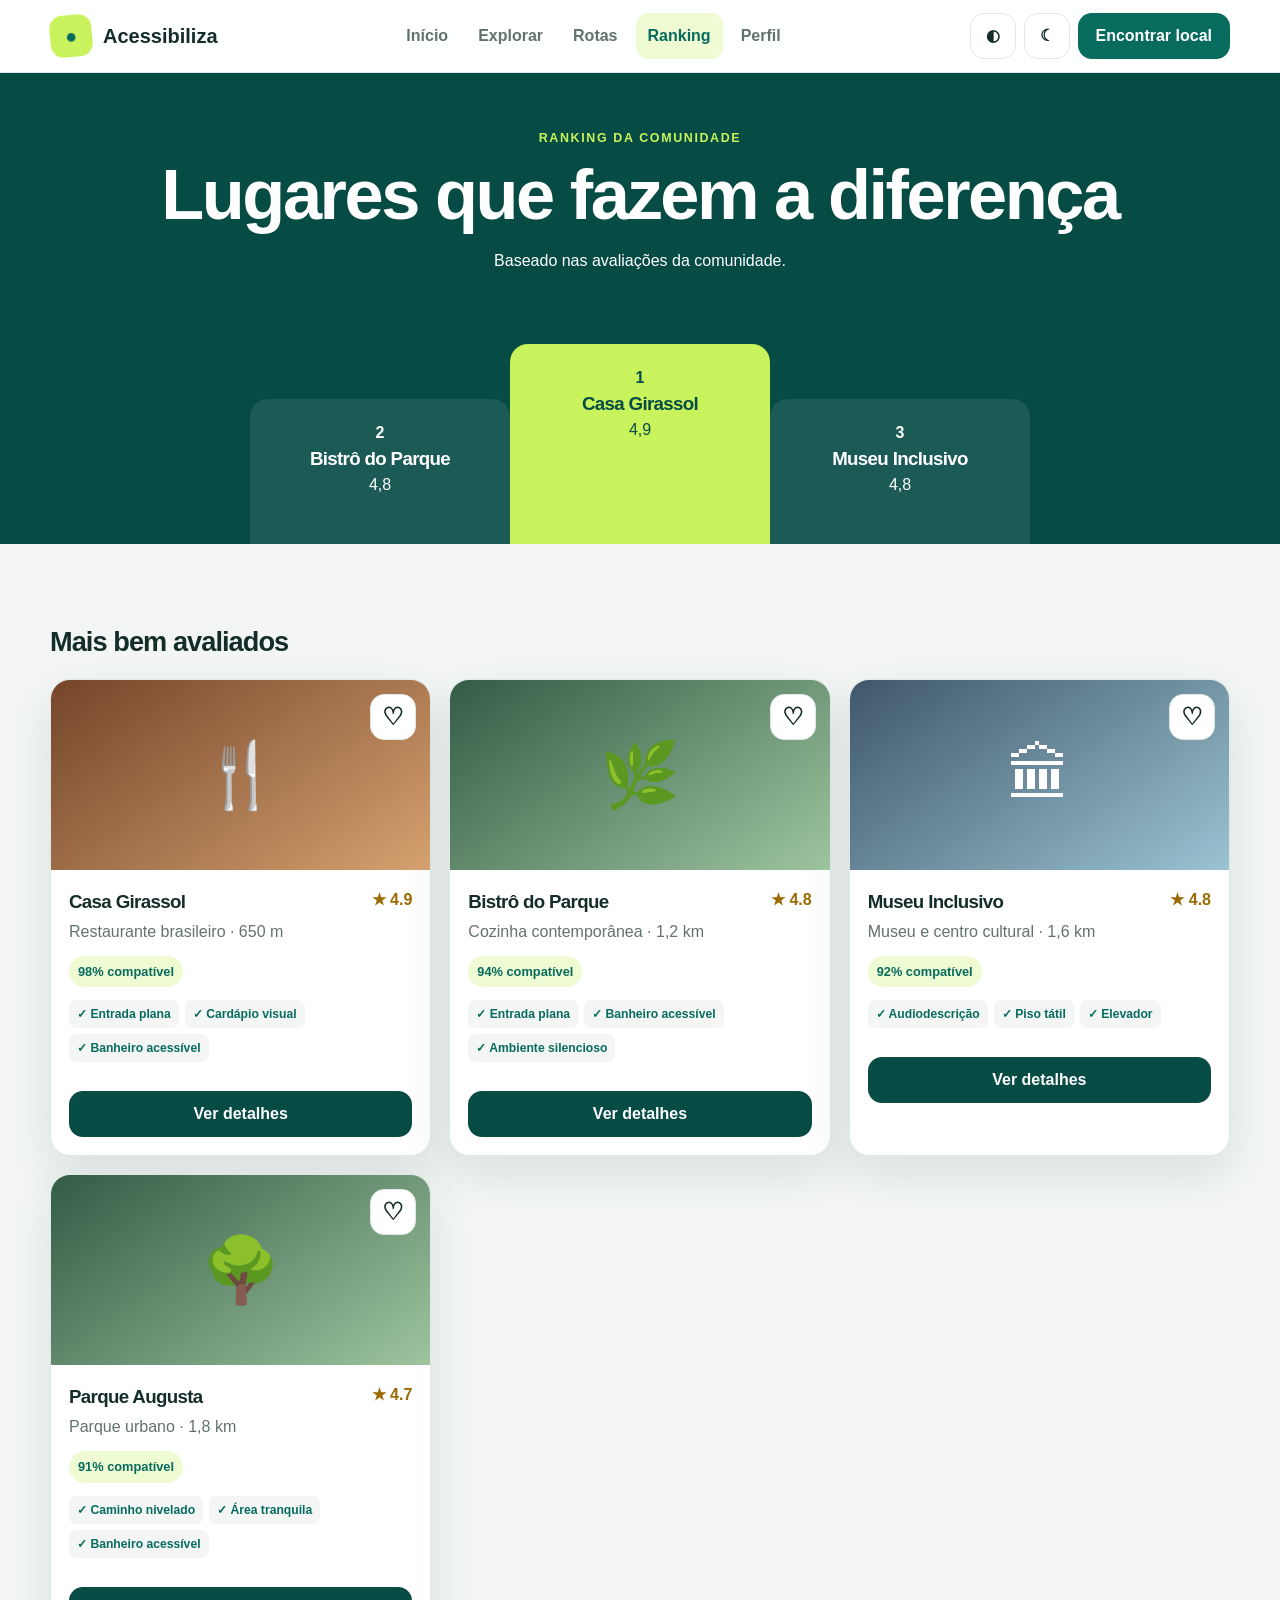
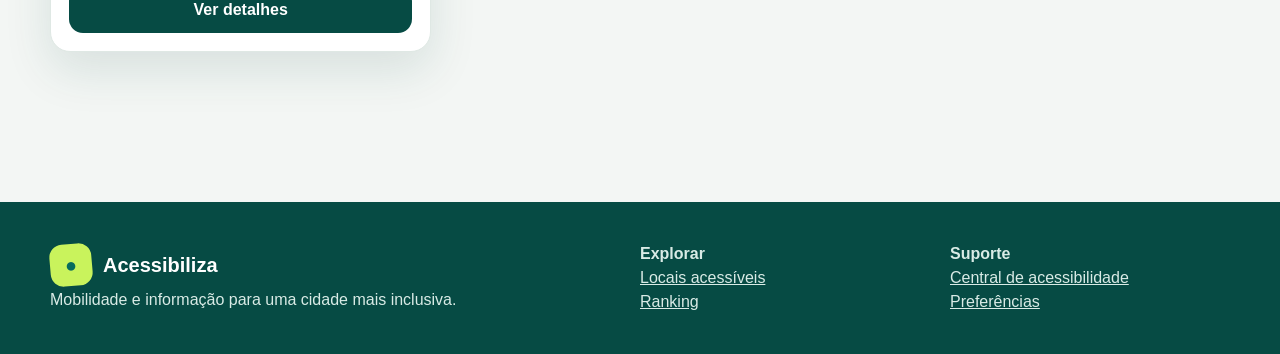
<file: pages/ranking.html>
<!doctype html>
<html lang="pt-BR">
<head>
    <meta charset="utf-8">

    <meta
        name="viewport"
        content="width=device-width,initial-scale=1"
    >

    <meta
        name="theme-color"
        content="#076b5d"
    >

    <title>Ranking | Acessibiliza</title>

    <link
        rel="stylesheet"
        href="../css/global.css"
    >

    <link
        rel="stylesheet"
        href="../css/pages.css"
    >
</head>

<body>
    <a
        class="skip"
        href="#main"
    >
        Pular para o conteúdo
    </a>

    <header class="site-header">
        <div class="container header-inner">
            <a
                class="brand"
                href="../index.html"
            >
                <span class="brand-mark">
                    ●
                </span>

                Acessibiliza
            </a>

            <nav
                class="main-nav"
                aria-label="Principal"
            >
                <a
                    data-page="inicio"
                    href="../home.html"
                >
                    Início
                </a>

                <a
                    data-page="explorar"
                    href="explorar.html"
                >
                    Explorar
                </a>

                <a
                    data-page="historico"
                    href="historico.html"
                >
                    Rotas
                </a>

                <a
                    data-page="ranking"
                    href="ranking.html"
                >
                    Ranking
                </a>

                <a
                    data-page="perfil"
                    href="perfil.html"
                >
                    Perfil
                </a>
            </nav>

            <div class="header-actions">
                <button
                    class="icon-btn"
                    data-theme="contrast"
                    aria-label="Alto contraste"
                >
                    ◐
                </button>

                <button
                    class="icon-btn"
                    data-theme="dark"
                    aria-label="Modo escuro"
                >
                    ☾
                </button>

                <a
                    class="btn btn-primary"
                    href="explorar.html"
                >
                    Encontrar local
                </a>
            </div>
        </div>
    </header>

    <main id="main">
        <section class="ranking-hero">
            <div class="container">
                <span
                    class="eyebrow"
                    style="color:var(--accent)"
                >
                    RANKING DA COMUNIDADE
                </span>

                <h1 class="title">
                    Lugares que fazem a diferença
                </h1>

                <p>
                    Baseado nas avaliações da comunidade.
                </p>

                <div class="podium">
                    <div>
                        <strong>
                            2
                        </strong>

                        <h3>
                            Bistrô do Parque
                        </h3>

                        <span>
                            4,8
                        </span>
                    </div>

                    <div class="winner">
                        <strong>
                            1
                        </strong>

                        <h3>
                            Casa Girassol
                        </h3>

                        <span>
                            4,9
                        </span>
                    </div>

                    <div>
                        <strong>
                            3
                        </strong>

                        <h3>
                            Museu Inclusivo
                        </h3>

                        <span>
                            4,8
                        </span>
                    </div>
                </div>
            </div>
        </section>

        <section class="page container">
            <div class="section-head">
                <h2>
                    Mais bem avaliados
                </h2>
            </div>

            <div
                id="ranking"
                class="grid cols-3"
            ></div>
        </section>
    </main>

    <footer class="footer">
        <div class="container footer-grid">
            <div>
                <a
                    class="brand"
                    href="../index.html"
                    style="color:white"
                >
                    <span class="brand-mark">
                        ●
                    </span>

                    Acessibiliza
                </a>

                <p>
                    Mobilidade e informação para uma cidade mais inclusiva.
                </p>
            </div>

            <div>
                <strong>Explorar</strong>

                <p>
                    <a href="explorar.html">
                        Locais acessíveis
                    </a>
                </p>

                <p>
                    <a href="ranking.html">
                        Ranking
                    </a>
                </p>
            </div>

            <div>
                <strong>Suporte</strong>

                <p>
                    <a href="acessibilidade.html">
                        Central de acessibilidade
                    </a>
                </p>

                <p>
                    <a href="perfil.html">
                        Preferências
                    </a>
                </p>
            </div>
        </div>
    </footer>

    <div
        class="toast"
        role="status"
        aria-live="polite"
    ></div>

    <script src="../js/app.js"></script>
    <script src="../js/data.js"></script>
    <script src="../js/ranking.js"></script>

</body>
</html>
</file>
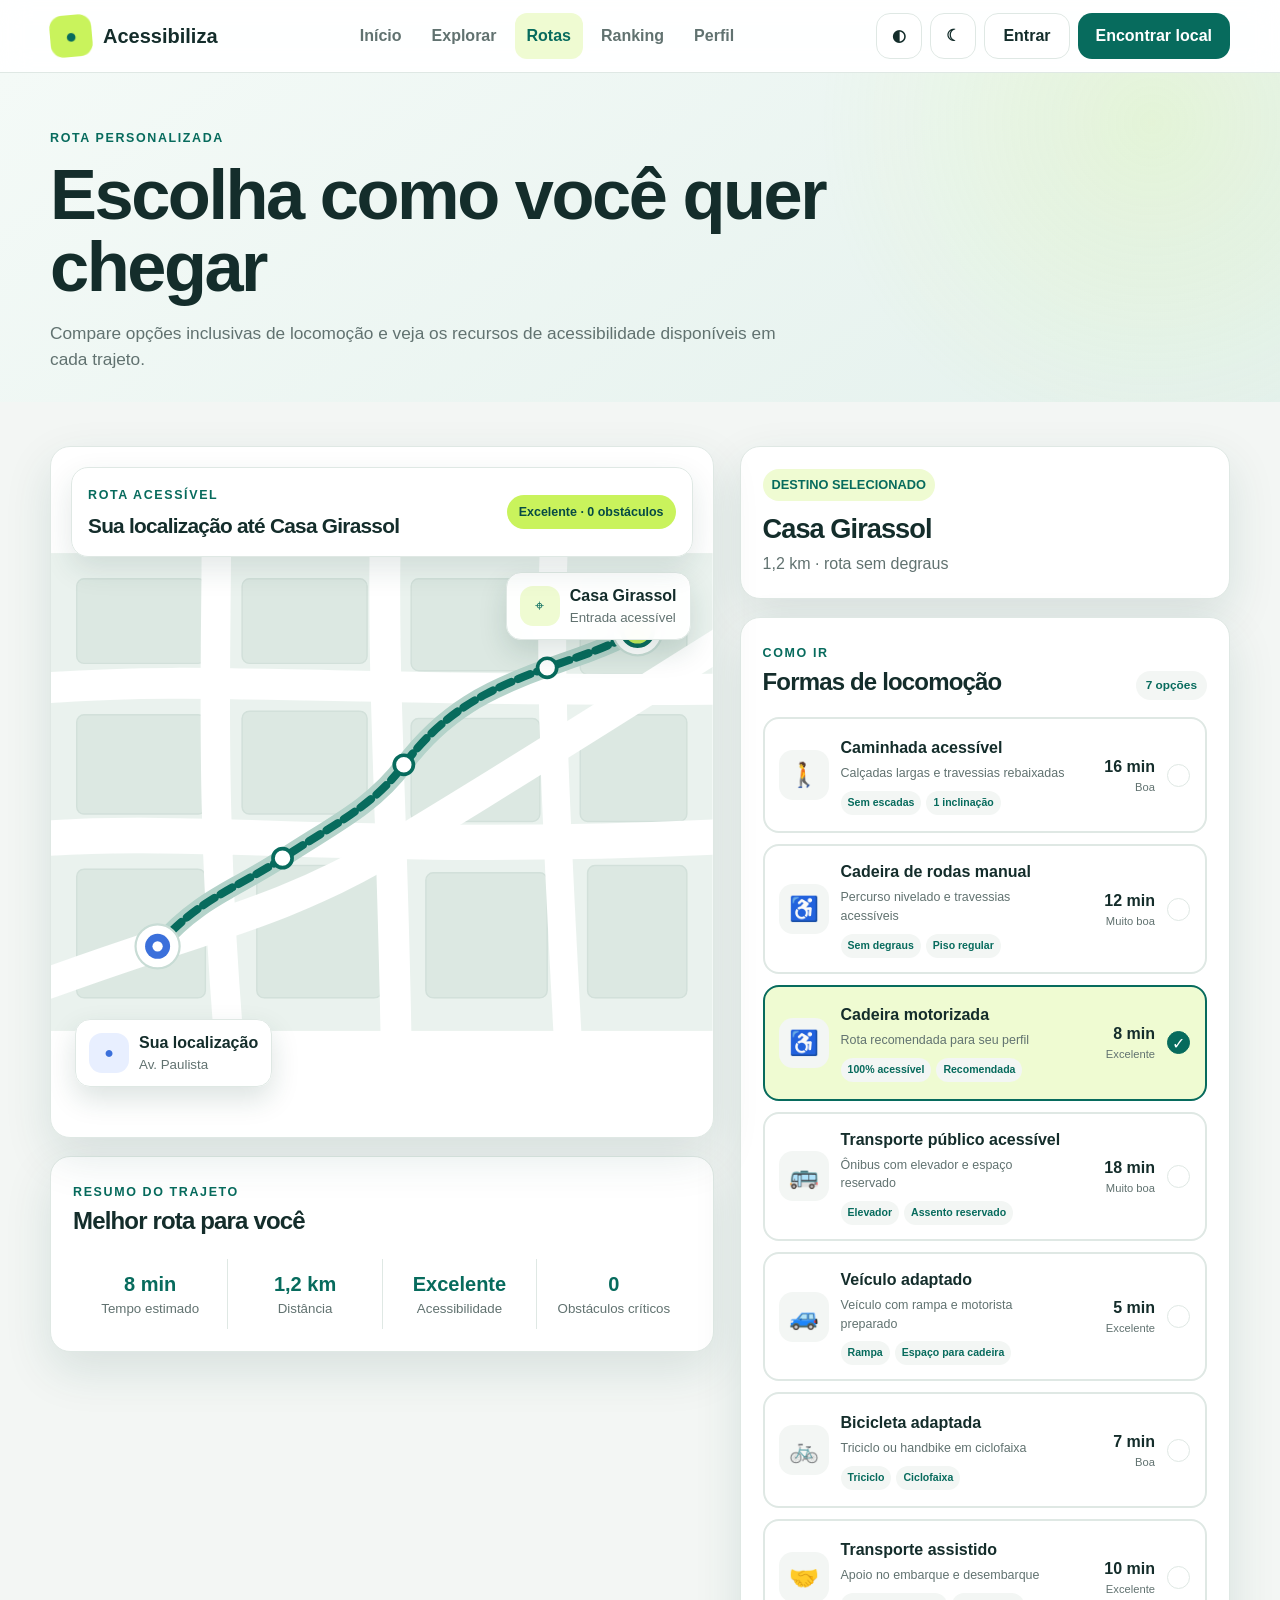
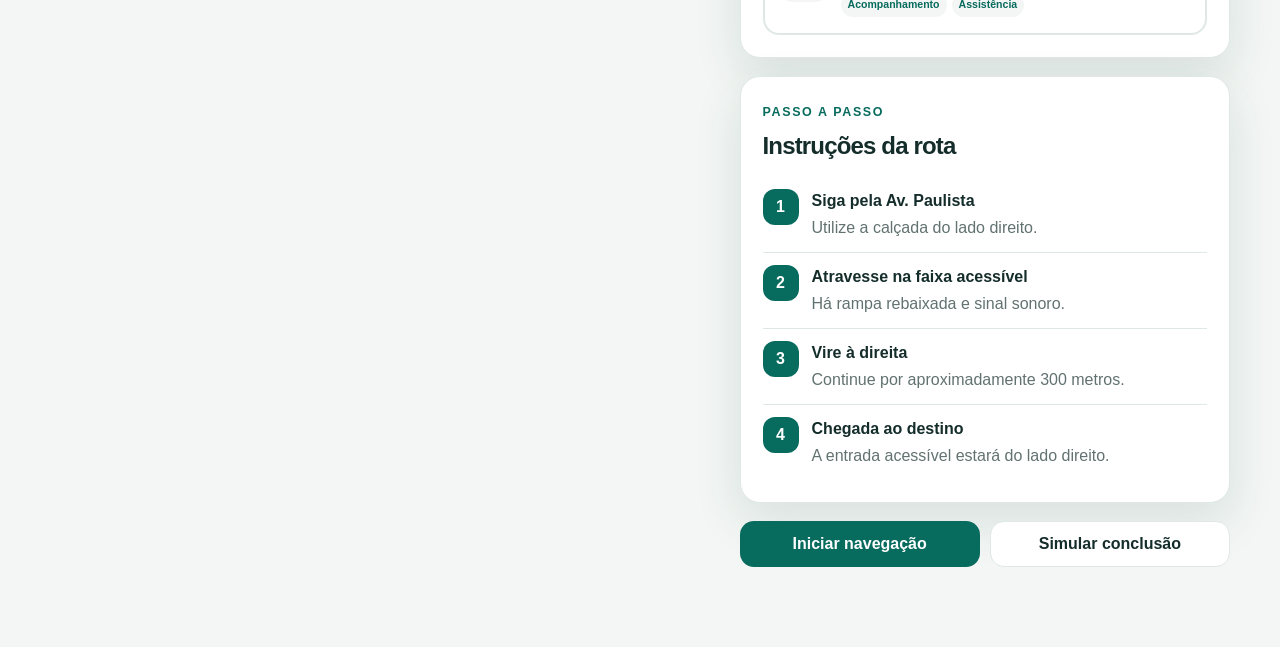
<file: pages/rota.html>
<!DOCTYPE html>
<html lang="pt-BR">
<head>
    <meta charset="UTF-8">

    <meta
        name="viewport"
        content="width=device-width, initial-scale=1.0"
    >

    <meta
        name="description"
        content="Escolha uma forma de locomoção e consulte uma rota acessível no Acessibiliza."
    >

    <meta
        name="theme-color"
        content="#076B5D"
    >

    <title>Rota acessível | Acessibiliza</title>

    <link
        rel="stylesheet"
        href="../css/global.css"
    >

    <link
        rel="stylesheet"
        href="../css/pages.css"
    >
</head>

<body>
    <a
        class="skip"
        href="#main"
    >
        Pular para o conteúdo
    </a>

    <!-- CABEÇALHO -->

    <header class="site-header">
        <div class="container header-inner">
            <a
                class="brand"
                href="../index.html"
                aria-label="Acessibiliza, página inicial"
            >
                <span
                    class="brand-mark"
                    aria-hidden="true"
                >
                    ●
                </span>

                <span>Acessibiliza</span>
                
            </a>
  
            <nav
                class="main-nav"
                aria-label="Navegação principal"
            >
                <a href="../home.html">
                    Início
                </a>

                <a href="explorar.html">
                    Explorar
                </a>

                <a
                    class="active"
                    href="historico.html"
                >
                    Rotas
                </a>

                <a href="ranking.html">
                    Ranking
                </a>

                <a href="perfil.html">
                    Perfil
                </a>
            </nav>

            <div class="header-actions">
                <button
                    class="icon-btn"
                    type="button"
                    data-theme="contrast"
                    aria-label="Alternar alto contraste"
                    title="Alto contraste"
                >
                    ◐
                </button>

                <button
                    class="icon-btn"
                    type="button"
                    data-theme="dark"
                    aria-label="Alternar modo escuro"
                    title="Modo escuro"
                >
                    ☾
                </button>

                <a
                    class="btn btn-secondary"
                    href="login.html"
                >
                    Entrar
                </a>

                <a
                    class="btn btn-primary"
                    href="explorar.html"
                >
                    Encontrar local
                </a>
            </div>
        </div>
    </header>

    <!-- CONTEÚDO PRINCIPAL -->

    <main id="main">
        <section class="page-hero route-page-hero">
            <div class="container">
                <span class="eyebrow">
                    ROTA PERSONALIZADA
                </span>

                <h1 class="title">
                    Escolha como você quer chegar
                </h1>

                <p class="subtitle">
                    Compare opções inclusivas de locomoção e
                    veja os recursos de acessibilidade disponíveis
                    em cada trajeto.
                </p>
            </div>
        </section>

        <section class="page container route-page-layout">

            <!-- COLUNA DO MAPA -->

            <div class="route-map-column">
                <section
                    class="card accessible-map"
                    aria-labelledby="route-map-title"
                >
                    <div class="route-map-header">
                        <div>
                            <span class="eyebrow">
                                ROTA ACESSÍVEL
                            </span>

                            <h2 id="route-map-title">
                                Sua localização até
                                <span id="map-destination">
                                    Casa Girassol
                                </span>
                            </h2>
                        </div>

                        <span
                            class="route-status"
                            id="route-status"
                        >
                            Excelente · 0 obstáculos
                        </span>
                    </div>

                    <!-- MAPA SVG -->

                    <svg
                        class="accessible-map-svg"
                        viewBox="0 0 900 650"
                        preserveAspectRatio="xMidYMid meet"
                        role="img"
                        aria-labelledby="route-title route-description"
                        xmlns="http://www.w3.org/2000/svg"
                    >
                        <title id="route-title">
                            Caminho acessível até o destino
                        </title>

                        <desc id="route-description">
                            Mapa ilustrativo com ruas, localização
                            atual, destino e uma rota acessível
                            conectando os dois pontos.
                        </desc>

                        <!-- Fundo -->

                        <rect
                            width="900"
                            height="650"
                            fill="#EAF2EE"
                        ></rect>

                        <!-- Quadras -->

                        <g
                            fill="#DCE8E2"
                            stroke="#D2E0DA"
                            stroke-width="2"
                        >
                            <rect
                                x="35"
                                y="35"
                                width="175"
                                height="115"
                                rx="10"
                            ></rect>

                            <rect
                                x="260"
                                y="35"
                                width="170"
                                height="115"
                                rx="10"
                            ></rect>

                            <rect
                                x="490"
                                y="35"
                                width="175"
                                height="125"
                                rx="10"
                            ></rect>

                            <rect
                                x="720"
                                y="35"
                                width="145"
                                height="130"
                                rx="10"
                            ></rect>

                            <rect
                                x="35"
                                y="220"
                                width="175"
                                height="135"
                                rx="10"
                            ></rect>

                            <rect
                                x="260"
                                y="215"
                                width="170"
                                height="140"
                                rx="10"
                            ></rect>

                            <rect
                                x="490"
                                y="225"
                                width="175"
                                height="140"
                                rx="10"
                            ></rect>

                            <rect
                                x="720"
                                y="220"
                                width="145"
                                height="145"
                                rx="10"
                            ></rect>

                            <rect
                                x="35"
                                y="430"
                                width="175"
                                height="175"
                                rx="10"
                            ></rect>

                            <rect
                                x="280"
                                y="425"
                                width="170"
                                height="180"
                                rx="10"
                            ></rect>

                            <rect
                                x="510"
                                y="435"
                                width="165"
                                height="170"
                                rx="10"
                            ></rect>

                            <rect
                                x="730"
                                y="425"
                                width="135"
                                height="180"
                                rx="10"
                            ></rect>
                        </g>

                        <!-- Ruas -->

                        <g
                            fill="none"
                            stroke="#FFFFFF"
                            stroke-linecap="round"
                            stroke-linejoin="round"
                        >
                            <path
                                d="M -30 185 C 210 165, 400 190, 930 185"
                                stroke-width="42"
                            ></path>

                            <path
                                d="M -30 390 C 185 370, 440 410, 930 385"
                                stroke-width="48"
                            ></path>

                            <path
                                d="M 225 -30 C 225 150, 215 350, 245 700"
                                stroke-width="40"
                            ></path>

                            <path
                                d="M 455 -30 C 450 170, 465 360, 470 695"
                                stroke-width="42"
                            ></path>

                            <path
                                d="M 685 -30 C 675 170, 690 410, 705 700"
                                stroke-width="38"
                            ></path>

                            <path
                                d="M -70 610 C 170 515, 300 500, 465 400 C 640 295, 740 230, 955 95"
                                stroke-width="43"
                            ></path>
                        </g>

                        <!-- Sombra da rota -->

                        <path
                            d="M 145 535 C 200 470, 255 455, 315 415 C 380 372, 438 345, 480 288 C 535 215, 595 185, 675 156 C 720 140, 760 128, 798 105"
                            fill="none"
                            stroke="#B4D3CA"
                            stroke-width="25"
                            stroke-linecap="round"
                            stroke-linejoin="round"
                        ></path>

                        <!-- Rota alinhada -->

                        <path
                            class="route-path"
                            id="route-path"
                            d="M 145 535 C 200 470, 255 455, 315 415 C 380 372, 438 345, 480 288 C 535 215, 595 185, 675 156 C 720 140, 760 128, 798 105"
                            fill="none"
                            stroke="#076B5D"
                            stroke-width="11"
                            stroke-linecap="round"
                            stroke-linejoin="round"
                            stroke-dasharray="18 10"
                        ></path>

                        <!-- Pontos acessíveis intermediários -->

                        <g
                            fill="#FFFFFF"
                            stroke="#076B5D"
                            stroke-width="5"
                        >
                            <circle
                                cx="315"
                                cy="415"
                                r="13"
                            ></circle>

                            <circle
                                cx="480"
                                cy="288"
                                r="13"
                            ></circle>

                            <circle
                                cx="675"
                                cy="156"
                                r="13"
                            ></circle>
                        </g>

                        <!-- Origem -->

                        <circle
                            cx="145"
                            cy="535"
                            r="30"
                            fill="#FFFFFF"
                            stroke="#C8DCD5"
                            stroke-width="3"
                        ></circle>

                        <circle
                            cx="145"
                            cy="535"
                            r="17"
                            fill="#3B70DB"
                        ></circle>

                        <circle
                            cx="145"
                            cy="535"
                            r="7"
                            fill="#FFFFFF"
                        ></circle>

                        <!-- Destino -->

                        <circle
                            cx="798"
                            cy="105"
                            r="34"
                            fill="#FFFFFF"
                            stroke="#C8DCD5"
                            stroke-width="3"
                        ></circle>

                        <circle
                            cx="798"
                            cy="105"
                            r="21"
                            fill="#C9F35C"
                            stroke="#076B5D"
                            stroke-width="6"
                        ></circle>
                    </svg>

                    <!-- Identificação da origem -->

                    <div class="route-map-label route-origin-label">
                        <span class="route-label-icon origin">
                            ●
                        </span>

                        <div>
                            <strong>
                                Sua localização
                            </strong>

                            <small>
                                Av. Paulista
                            </small>
                        </div>
                    </div>

                    <!-- Identificação do destino -->

                    <div class="route-map-label route-destination-label">
                        <span class="route-label-icon destination">
                            ⌖
                        </span>

                        <div>
                            <strong id="destination-label">
                                Casa Girassol
                            </strong>

                            <small>
                                Entrada acessível
                            </small>
                        </div>
                    </div>
                </section>

                <!-- Resumo da rota -->

                <section class="card pad route-summary">
                    <div>
                        <span class="eyebrow">
                            RESUMO DO TRAJETO
                        </span>

                        <h2>
                            Melhor rota para você
                        </h2>
                    </div>

                    <div class="route-summary-metrics">
                        <div>
                            <strong id="route-time">
                                8 min
                            </strong>

                            <small>
                                Tempo estimado
                            </small>
                        </div>

                        <div>
                            <strong id="route-distance">
                                1,2 km
                            </strong>

                            <small>
                                Distância
                            </small>
                        </div>

                        <div>
                            <strong id="route-accessibility">
                                Excelente
                            </strong>

                            <small>
                                Acessibilidade
                            </small>
                        </div>

                        <div>
                            <strong id="route-obstacles">
                                0
                            </strong>

                            <small>
                                Obstáculos críticos
                            </small>
                        </div>
                    </div>
                </section>
            </div>

            <!-- COLUNA DE OPÇÕES -->

            <aside class="route-options-column">

                <!-- Destino selecionado -->

                <section class="card pad destination-card">
                    <span class="badge">
                        DESTINO SELECIONADO
                    </span>

                    <h2 id="destination">
                        Casa Girassol
                    </h2>

                    <p class="muted">
                        1,2 km · rota sem degraus
                    </p>
                </section>

                <!-- Formas de locomoção -->

                <section
                    class="card pad transport-section"
                    aria-labelledby="transport-title"
                >
                    <div class="section-title">
                        <div>
                            <span class="eyebrow">
                                COMO IR
                            </span>

                            <h2 id="transport-title">
                                Formas de locomoção
                            </h2>
                        </div>

                        <span class="transport-count">
                            7 opções
                        </span>
                    </div>

                    <div class="transport-options">

                        <!-- Caminhada -->

                        <button
                            class="transport-option"
                            type="button"
                            data-transport="Caminhada acessível"
                            data-time="16 min"
                            data-distance="1,2 km"
                            data-accessibility="Boa"
                            data-obstacles="1"
                            aria-pressed="false"
                        >
                            <span class="transport-icon">
                                🚶
                            </span>

                            <span class="transport-description">
                                <strong>
                                    Caminhada acessível
                                </strong>

                                <small>
                                    Calçadas largas e travessias
                                    rebaixadas
                                </small>

                                <span class="transport-features">
                                    <span>Sem escadas</span>
                                    <span>1 inclinação</span>
                                </span>
                            </span>

                            <span class="transport-meta">
                                <strong>16 min</strong>
                                <small>Boa</small>
                            </span>

                            <span class="transport-check">
                                ✓
                            </span>
                        </button>

                        <!-- Cadeira manual -->

                        <button
                            class="transport-option"
                            type="button"
                            data-transport="Cadeira de rodas manual"
                            data-time="12 min"
                            data-distance="1,2 km"
                            data-accessibility="Muito boa"
                            data-obstacles="0"
                            aria-pressed="false"
                        >
                            <span class="transport-icon">
                                ♿
                            </span>

                            <span class="transport-description">
                                <strong>
                                    Cadeira de rodas manual
                                </strong>

                                <small>
                                    Percurso nivelado e travessias
                                    acessíveis
                                </small>

                                <span class="transport-features">
                                    <span>Sem degraus</span>
                                    <span>Piso regular</span>
                                </span>
                            </span>

                            <span class="transport-meta">
                                <strong>12 min</strong>
                                <small>Muito boa</small>
                            </span>

                            <span class="transport-check">
                                ✓
                            </span>
                        </button>

                        <!-- Cadeira motorizada -->

                        <button
                            class="transport-option active"
                            type="button"
                            data-transport="Cadeira motorizada"
                            data-time="8 min"
                            data-distance="1,2 km"
                            data-accessibility="Excelente"
                            data-obstacles="0"
                            aria-pressed="true"
                        >
                            <span class="transport-icon">
                                ♿
                            </span>

                            <span class="transport-description">
                                <strong>
                                    Cadeira motorizada
                                </strong>

                                <small>
                                    Rota recomendada para seu perfil
                                </small>

                                <span class="transport-features">
                                    <span>100% acessível</span>
                                    <span>Recomendada</span>
                                </span>
                            </span>

                            <span class="transport-meta">
                                <strong>8 min</strong>
                                <small>Excelente</small>
                            </span>

                            <span class="transport-check">
                                ✓
                            </span>
                        </button>

                        <!-- Transporte público -->

                        <button
                            class="transport-option"
                            type="button"
                            data-transport="Transporte público acessível"
                            data-time="18 min"
                            data-distance="2,1 km"
                            data-accessibility="Muito boa"
                            data-obstacles="0"
                            aria-pressed="false"
                        >
                            <span class="transport-icon">
                                🚌
                            </span>

                            <span class="transport-description">
                                <strong>
                                    Transporte público acessível
                                </strong>

                                <small>
                                    Ônibus com elevador e espaço
                                    reservado
                                </small>

                                <span class="transport-features">
                                    <span>Elevador</span>
                                    <span>Assento reservado</span>
                                </span>
                            </span>

                            <span class="transport-meta">
                                <strong>18 min</strong>
                                <small>Muito boa</small>
                            </span>

                            <span class="transport-check">
                                ✓
                            </span>
                        </button>

                        <!-- Veículo adaptado -->

                        <button
                            class="transport-option"
                            type="button"
                            data-transport="Veículo adaptado"
                            data-time="5 min"
                            data-distance="1,4 km"
                            data-accessibility="Excelente"
                            data-obstacles="0"
                            aria-pressed="false"
                        >
                            <span class="transport-icon">
                                🚙
                            </span>

                            <span class="transport-description">
                                <strong>
                                    Veículo adaptado
                                </strong>

                                <small>
                                    Veículo com rampa e motorista
                                    preparado
                                </small>

                                <span class="transport-features">
                                    <span>Rampa</span>
                                    <span>Espaço para cadeira</span>
                                </span>
                            </span>

                            <span class="transport-meta">
                                <strong>5 min</strong>
                                <small>Excelente</small>
                            </span>

                            <span class="transport-check">
                                ✓
                            </span>
                        </button>

                        <!-- Bicicleta adaptada -->

                        <button
                            class="transport-option"
                            type="button"
                            data-transport="Bicicleta adaptada"
                            data-time="7 min"
                            data-distance="1,5 km"
                            data-accessibility="Boa"
                            data-obstacles="1"
                            aria-pressed="false"
                        >
                            <span class="transport-icon">
                                🚲
                            </span>

                            <span class="transport-description">
                                <strong>
                                    Bicicleta adaptada
                                </strong>

                                <small>
                                    Triciclo ou handbike em ciclofaixa
                                </small>

                                <span class="transport-features">
                                    <span>Triciclo</span>
                                    <span>Ciclofaixa</span>
                                </span>
                            </span>

                            <span class="transport-meta">
                                <strong>7 min</strong>
                                <small>Boa</small>
                            </span>

                            <span class="transport-check">
                                ✓
                            </span>
                        </button>

                        <!-- Transporte assistido -->

                        <button
                            class="transport-option"
                            type="button"
                            data-transport="Transporte assistido"
                            data-time="10 min"
                            data-distance="1,4 km"
                            data-accessibility="Excelente"
                            data-obstacles="0"
                            aria-pressed="false"
                        >
                            <span class="transport-icon">
                                🤝
                            </span>

                            <span class="transport-description">
                                <strong>
                                    Transporte assistido
                                </strong>

                                <small>
                                    Apoio no embarque e desembarque
                                </small>

                                <span class="transport-features">
                                    <span>Acompanhamento</span>
                                    <span>Assistência</span>
                                </span>
                            </span>

                            <span class="transport-meta">
                                <strong>10 min</strong>
                                <small>Excelente</small>
                            </span>

                            <span class="transport-check">
                                ✓
                            </span>
                        </button>
                    </div>
                </section>

                <!-- Instruções -->

                <section class="card pad route-instructions">
                    <span class="eyebrow">
                        PASSO A PASSO
                    </span>

                    <h2>
                        Instruções da rota
                    </h2>

                    <div class="route-step">
                        <span>1</span>

                        <div>
                            <strong>
                                Siga pela Av. Paulista
                            </strong>

                            <p>
                                Utilize a calçada do lado direito.
                            </p>
                        </div>
                    </div>

                    <div class="route-step">
                        <span>2</span>

                        <div>
                            <strong>
                                Atravesse na faixa acessível
                            </strong>

                            <p>
                                Há rampa rebaixada e sinal sonoro.
                            </p>
                        </div>
                    </div>

                    <div class="route-step">
                        <span>3</span>

                        <div>
                            <strong>
                                Vire à direita
                            </strong>

                            <p>
                                Continue por aproximadamente
                                300 metros.
                            </p>
                        </div>
                    </div>

                    <div class="route-step">
                        <span>4</span>

                        <div>
                            <strong>
                                Chegada ao destino
                            </strong>

                            <p>
                                A entrada acessível estará do lado
                                direito.
                            </p>
                        </div>
                    </div>
                </section>

                <!-- Ações -->

                <div class="route-actions">
                    <button
                        class="btn btn-primary"
                        id="start-route"
                        type="button"
                    >
                        Iniciar navegação
                    </button>

                    <button
                        class="btn btn-secondary"
                        id="finish"
                        type="button"
                    >
                        Simular conclusão
                    </button>
                </div>
            </aside>
        </section>
    </main>

    <!-- Mensagens do sistema -->

    <div
        class="toast"
        role="status"
        aria-live="polite"
    ></div>

    <!-- JavaScript -->

    <script src="../js/app.js"></script>
    <script src="../js/data.js"></script>
    <script src="../js/rota.js"></script>
    
</body>
</html>
</file>
<file: css/global.css>
:root {
    --ink: #142d2b;
    --muted: #617270;
    --brand: #076b5d;
    --deep: #064b44;
    --accent: #c9f35c;
    --soft: #effbd2;
    --surface: #fff;
    --alt: #f3f6f4;
    --line: #dfe8e4;
    --gold: #9b6a00;
    --danger: #b93838;
    --shadow: 0 18px 48px rgba(15, 75, 65, 0.12);
    --r: 20px;
    --max: 1180px;
}

* {
    box-sizing: border-box;
}

html {
    scroll-behavior: smooth;
    
}

body {
    margin: 0;
    min-width: 320px;
    background: var(--alt);
    color: var(--ink);
    font: 16px/1.5 Inter, Arial, sans-serif;
    
    /* Estrutura infalível para colar o rodapé em baixo */
    display: grid;
    grid-template-rows: auto 1fr auto;
    min-height: 100vh;
}
button,
input,
textarea,
select {
    font: inherit;
}

button,
a {
    min-height: 46px;
}

button {
    cursor: pointer;
    color: inherit;
}

a {
    color: var(--brand);
}

*:focus-visible {
    outline: 3px solid #f3a900;
    outline-offset: 3px;
}

h1,
h2,
h3,
p {
    margin: 0;
}

h1,
h2,
h3 {
    letter-spacing: -0.035em;
}

/* =====================================================
   ACESSIBILIDADE
===================================================== */

.skip {
    position: fixed;
    top: -70px;
    left: 16px;
    z-index: 999;
    padding: 12px 16px;
    border-radius: 10px;
    background: #000;
    color: #fff;
}

.skip:focus {
    top: 16px;
}

/* =====================================================
   ESTRUTURA GERAL
===================================================== */

.container {
    width: min(calc(100% - 32px), var(--max));
    margin: auto;
}

.page {
    padding: 44px 0 80px;
}

.pad {
    padding: 22px;
}

.stack {
    display: grid;
    gap: 16px;
}

.grid {
    display: grid;
    gap: 18px;
}

.cols-2 {
    grid-template-columns: repeat(2, minmax(0, 1fr));
}

.cols-3 {
    grid-template-columns: repeat(3, minmax(0, 1fr));
}

/* =====================================================
   CABEÇALHO
===================================================== */

.site-header {
    position: sticky;
    top: 0;
    z-index: 50;
    border-bottom: 1px solid var(--line);
    background: color-mix(
        in srgb,
        var(--surface) 92%,
        transparent
    );
    backdrop-filter: blur(14px);
}

.header-inner {
    min-height: 72px;
    display: flex;
    align-items: center;
    justify-content: space-between;
    gap: 20px;
}

.brand {
    display: flex;
    align-items: center;
    gap: 11px;
    color: var(--ink);
    text-decoration: none;
    font-size: 20px;
    font-weight: 900;
}

.brand-mark {
    width: 42px;
    height: 42px;
    display: grid;
    place-items: center;
    border-radius: 13px;
    background: var(--accent);
    color: var(--brand);
    transform: rotate(-5deg);
}

.main-nav {
    display: flex;
    align-items: center;
    gap: 6px;
}

.main-nav a {
    padding: 0 12px;
    display: flex;
    align-items: center;
    border-radius: 12px;
    color: var(--muted);
    text-decoration: none;
    font-weight: 700;
}

.main-nav a:hover,
.main-nav a.active {
    background: var(--soft);
    color: var(--brand);
}

.header-actions {
    display: flex;
    gap: 8px;
}

/* =====================================================
   BOTÕES
===================================================== */

.icon-btn,
.btn {
    padding: 0 18px;
    display: inline-flex;
    align-items: center;
    justify-content: center;
    gap: 8px;
    border: 0;
    border-radius: 14px;
    text-decoration: none;
    font-weight: 800;
}

.icon-btn {
    width: 46px;
    padding: 0;
    border: 1px solid var(--line);
    background: var(--surface);
}

.btn-primary {
    background: var(--brand);
    color: #fff;
}

.btn-secondary {
    border: 1px solid var(--line);
    background: var(--surface);
    color: var(--ink);
}

.btn-lime {
    background: var(--accent);
    color: var(--deep);
}
.btn-details {
    width: 100%;
    margin-top: 16px;
    background: var(--deep); /* Usa o seu verde mais escuro (#064b44) no modo claro */
    color: #ffffff;
    transition: transform 0.2s ease, opacity 0.2s ease, background-color 0.3s ease;
}

/* Quando o modo escuro for ativado no body */
body.dark .btn-details {
    background: var(--ink); /* No modo dark, a sua variável --ink é uma cor muito clara (#eff8f4) */
    color: var(--surface); /* No modo dark, a variável --surface é um verde bem escuro (#102522) */
}

/* Efeito tátil (responsivo) ao passar o rato */
.btn-details:hover {
    opacity: 0.9;
    transform: translateY(-2px);
}

.btn-details:active {
    transform: translateY(0); /* Dá a sensação de botão a ser pressionado */
}

/* =====================================================
   TIPOGRAFIA
===================================================== */

.eyebrow {
    color: var(--brand);
    font-size: 0.78rem;
    font-weight: 900;
    letter-spacing: 0.13em;
}

.title {
    margin: 10px 0 18px;
    font-size: clamp(2.2rem, 5.5vw, 4.8rem);
    line-height: 1.02;
}

.subtitle {
    max-width: 680px;
    color: var(--muted);
    font-size: 1.08rem;
}

.muted {
    color: var(--muted);
}

.score {
    color: var(--gold);
    font-weight: 900;
}

/* =====================================================
   CARDS E SEÇÕES
===================================================== */

.card {
    border: 1px solid var(--line);
    border-radius: var(--r);
    background: var(--surface);
    box-shadow: var(--shadow);
}

.section-head {
    margin: 34px 0 16px;
    display: flex;
    align-items: end;
    justify-content: space-between;
    gap: 20px;
}

.section-head h2 {
    font-size: 1.7rem;
}

/* =====================================================
   CAMPOS
===================================================== */

.field {
    display: grid;
    gap: 7px;
}

.field label {
    font-weight: 800;
}

.input {
    width: 100%;
    min-height: 52px;
    padding: 12px 14px;
    border: 1px solid var(--line);
    border-radius: 14px;
    background: var(--surface);
    color: var(--ink);
}

textarea.input {
    min-height: 120px;
}

/* =====================================================
   BADGES E CHIPS
===================================================== */

.badge {
    padding: 6px 9px;
    display: inline-flex;
    align-items: center;
    gap: 5px;
    border-radius: 999px;
    background: var(--soft);
    color: var(--brand);
    font-size: 0.8rem;
    font-weight: 800;
}

.chips {
    display: flex;
    flex-wrap: wrap;
    gap: 8px;
}

.chip {
    min-height: 40px;
    padding: 8px 13px;
    border: 1px solid var(--line);
    border-radius: 999px;
    background: var(--surface);
    font-weight: 700;
}

.chip.active {
    border-color: var(--brand);
    background: var(--brand);
    color: #fff;
}

/* =====================================================
   CARDS DE LOCAIS
===================================================== */

.place-card {
    overflow: hidden;
}

.place-image {
    position: relative;
    height: 190px;
    display: grid;
    place-items: center;
    background: linear-gradient(
        145deg,
        #75452a,
        #d5a16f
    );
    color: #fff;
    font-size: 4rem;
}

.place-image.green {
    background: linear-gradient(
        145deg,
        #335c46,
        #9ec49e
    );
}

.place-image.blue {
    background: linear-gradient(
        145deg,
        #40576b,
        #9ac3d2
    );
}

.favorite {
    position: absolute;
    top: 14px;
    right: 14px;
    color: var(--ink); /* Garante que a cor acompanhe o tema (escuro no claro, claro no escuro) */
    font-size: 1.5rem; /* Sobrescreve a fonte gigante herdada da imagem */
    display: flex;
    align-items: center;
    justify-content: center;
}

.place-body {
    padding: 18px;
}

.place-title {
    display: flex;
    justify-content: space-between;
    gap: 12px;
}

.place-body p {
    margin-top: 4px;
    color: var(--muted);
}

.pills {
    margin: 13px 0;
    display: flex;
    flex-wrap: wrap;
    gap: 6px;
}

.pills span {
    padding: 5px 8px;
    border-radius: 7px;
    background: var(--alt);
    color: var(--brand);
    font-size: 0.76rem;
    font-weight: 700;
}

/* =====================================================
   MAPA GENÉRICO
===================================================== */

.map {
    position: relative;
    min-height: 500px;
    overflow: hidden;
    background-color: #e7eee9;
    background-image:
        linear-gradient(
            35deg,
            transparent 45%,
            #dce8e1 46% 54%,
            transparent 55%
        ),
        linear-gradient(
            145deg,
            transparent 46%,
            #d7e5dc 47% 53%,
            transparent 54%
        );
    background-size:
        110px 110px,
        150px 150px;
}

.road {
    position: absolute;
    top: 52%;
    left: -10%;
    width: 120%;
    height: 42px;
    background: #fff;
    transform: rotate(-12deg);
}

.route {
    position: absolute;
    top: 21%;
    left: 17%;
    width: 48%;
    height: 65%;
    border: 9px solid var(--brand);
    border-bottom-color: transparent;
    border-left-color: transparent;
    border-radius: 48%;
    transform: rotate(-10deg);
}

.pin {
    position: absolute;
    width: 48px;
    height: 48px;
    border: 0;
    border-radius: 50% 50% 50% 8px;
    background: var(--brand);
    color: #fff;
    box-shadow: var(--shadow);
    transform: rotate(-45deg);
}

.pin span {
    display: block;
    transform: rotate(45deg);
}

/* =====================================================
   RODAPÉ
===================================================== */

.footer {
    margin-top: 70px;
    padding: 40px 0;
    background: var(--deep);
    color: #d9ebe6;
}

.footer-grid {
    display: grid;
    grid-template-columns: 2fr 1fr 1fr;
    gap: 30px;
}

.footer a {
    color: #d9ebe6;
}

/* =====================================================
   MENSAGENS
===================================================== */

.toast {
    position: fixed;
    bottom: 24px;
    left: 50%;
    z-index: 100;
    padding: 12px 16px;
    border-radius: 12px;
    background: #142d2b;
    color: #fff;
    opacity: 0;
    transform: translate(-50%, 20px);
    transition: 0.2s;
}

.toast.show {
    opacity: 1;
    transform: translate(-50%, 0);
}

/* =====================================================
   MODO ESCURO
===================================================== */

body.dark {
    --ink: #eff8f4;
    --muted: #a1b9b3;
    --surface: #102522;
    --alt: #172f2b;
    --line: #29433e;
    --soft: #263c32;
}

/* =====================================================
   ALTO CONTRASTE
===================================================== */

body.contrast {
    --ink: #000;
    --muted: #222;
    --brand: #005fcc;
    --deep: #000;
    --accent: #ffdf00;
    --soft: #fff5a6;
    --surface: #fff;
    --alt: #fff;
    --line: #000;
}

/* =====================================================
   RESPONSIVIDADE
===================================================== */

@media (max-width: 850px) {
    .header-inner {
        flex-wrap: wrap; /* Permite que o menu desça para a linha de baixo */
        padding-top: 10px;
        padding-bottom: 10px;
    }

    .main-nav {
        display: flex; /* Remove o display: none antigo */
        width: 100%;
        overflow-x: auto; /* Cria o efeito de arrastar para o lado com o dedo */
        gap: 8px;
        padding-bottom: 5px;
    }

    /* Esconde a barra de rolagem visual para ficar mais limpo */
    .main-nav::-webkit-scrollbar {
        display: none;
    }

    .cols-2,
    .cols-3,
    .footer-grid {
        grid-template-columns: 1fr;
    }

    .header-actions .btn {
        display: none;
    }

    .page {
        padding-top: 28px;
    }

    .map {
        min-height: 390px;
    }
}
</file>
<file: css/home.css>
/* =====================================================
   ACESSIBILIZA
   PÁGINA INICIAL
   Arquivo: css/home.css
===================================================== */


/* =====================================================
   HERO PRINCIPAL
===================================================== */

.hero {
    position: relative;
    overflow: hidden;
    padding: 72px 0 58px;
    background:
        radial-gradient(
            circle at 90% 10%,
            rgba(201, 243, 92, 0.22),
            transparent 30%
        ),
        linear-gradient(
            145deg,
            #f7fbf9,
            #e1f0eb
        );
}

.hero-grid {
    display: grid;
    grid-template-columns:
        minmax(0, 0.92fr)
        minmax(520px, 1.08fr);
    gap: 50px;
    align-items: center;
}

.hero-copy {
    position: relative;
    z-index: 2;
}

.hero-copy .title {
    max-width: 720px;
}

.hero-copy .subtitle {
    max-width: 630px;
}

.hero-actions {
    margin-top: 28px;
    display: flex;
    flex-wrap: wrap;
    gap: 12px;
}


/* =====================================================
   ÁREA DO MAPA
===================================================== */

.hero-panel {
    position: relative;
    min-width: 0;
}

.hero-map {
    position: relative;
    width: 100%;
    min-height: 570px;
    overflow: hidden;
    border: 1px solid rgba(205, 222, 215, 0.95);
    border-radius: 24px;
    background: #e7f0ec;
    box-shadow:
        0 22px 55px rgba(20, 70, 61, 0.14);
}

/* Faz o SVG desenhado no HTML preencher todo o fundo do cartão */
.map-route-svg {
    position: absolute;
    top: 0;
    left: 0;
    width: 100%;
    height: 100%;
    z-index: 1;
    pointer-events: none; /* Garante que os cliques passam pelo mapa e acertam nos botões */
}


/* =====================================================
   CABEÇALHO DO MAPA
===================================================== */

.map-toolbar {
    position: absolute;
    top: 22px;
    right: 22px;
    left: 22px;
    z-index: 15;
    min-height: 78px;
    padding: 14px 16px;
    display: flex;
    align-items: center;
    justify-content: space-between;
    gap: 18px;
    border: 1px solid rgba(216, 229, 224, 0.95);
    border-radius: 18px;
    background: rgba(255, 255, 255, 0.95);
    box-shadow:
        0 12px 30px rgba(22, 68, 59, 0.11);
    backdrop-filter: blur(12px);
}

.map-heading h2 {
    margin: 3px 0 0;
    font-size: 1.35rem;
}


/* =====================================================
   PRÉVIA DO MAPA
   A rota detalhada fica em pages/rota.html
===================================================== */

.map-preview {
    position: absolute;
    inset: 0;
    overflow: hidden;
    background-color: #e7f0ec;
    background-image:
        linear-gradient(
            35deg,
            transparent 46%,
            rgba(203, 221, 213, 0.6) 47% 53%,
            transparent 54%
        ),
        linear-gradient(
            145deg,
            transparent 46%,
            rgba(210, 226, 219, 0.65) 47% 53%,
            transparent 54%
        ),
        linear-gradient(
            90deg,
            rgba(220, 234, 227, 0.45) 1px,
            transparent 1px
        ),
        linear-gradient(
            rgba(220, 234, 227, 0.45) 1px,
            transparent 1px
        );
    background-size:
        170px 130px,
        220px 165px,
        60px 60px,
        60px 60px;
}


/* =====================================================
   RUAS DA PRÉVIA
===================================================== */

.map-preview-street {
    position: absolute;
    z-index: 1;
    border: 1px solid rgba(207, 221, 215, 0.78);
    border-radius: 999px;
    background: #ffffff;
    box-shadow:
        0 3px 10px rgba(28, 72, 63, 0.05);
}

.street-horizontal {
    top: 48%;
    left: -10%;
    width: 120%;
    height: 42px;
    transform: rotate(-12deg);
}

.street-diagonal {
    top: -15%;
    left: 42%;
    width: 44px;
    height: 135%;
    transform: rotate(-19deg);
}

.street-vertical {
    top: -10%;
    right: 18%;
    width: 34px;
    height: 120%;
    transform: rotate(11deg);
}


/* =====================================================
   PONTOS ACESSÍVEIS
===================================================== */

.preview-pin {
    position: absolute;
    z-index: 8;
    width: 54px;
    height: 54px;
    display: grid;
    place-items: center;
    border: 5px solid #ffffff;
    border-radius: 50%;
    background: var(--brand);
    color: #ffffff;
    box-shadow:
        0 12px 25px rgba(16, 75, 64, 0.24);
    text-decoration: none;
    transition:
        transform 0.2s ease,
        box-shadow 0.2s ease,
        background-color 0.2s ease;
}

.preview-pin:hover {
    transform: translateY(-5px);
    background: var(--deep);
    box-shadow:
        0 18px 34px rgba(16, 75, 64, 0.3);
}

.preview-pin span {
    font-size: 1.35rem;
    line-height: 1;
}

.preview-pin-one {
    top: 32%;
    right: 19%;
}

.preview-pin-two {
    top: 53%;
    left: 25%;
}

.preview-pin-three {
    right: 31%;
    bottom: 28%;
}


/* =====================================================
   LOCALIZAÇÃO DO USUÁRIO
===================================================== */

.preview-location {
    position: absolute;
    bottom: 27%;
    left: 17%;
    z-index: 8;
    width: 42px;
    height: 42px;
    display: grid;
    place-items: center;
    border: 7px solid #ffffff;
    border-radius: 50%;
    background: #ffffff;
    box-shadow:
        0 10px 22px rgba(30, 77, 68, 0.22);
}

.preview-location span {
    width: 18px;
    height: 18px;
    display: block;
    border-radius: 50%;
    background: #3b70db;
}

.preview-location::after {
    position: absolute;
    width: 52px;
    height: 52px;
    border: 2px solid rgba(59, 112, 219, 0.25);
    border-radius: 50%;
    content: "";
}


/* =====================================================
   PAINEL INFERIOR DO MAPA
===================================================== */

.map-preview-footer {
    position: absolute;
    right: 22px;
    bottom: 22px;
    left: 22px;
    z-index: 12;
    padding: 17px;
    display: flex;
    align-items: center;
    justify-content: space-between;
    gap: 20px;
    border: 1px solid var(--line);
    border-radius: 18px;
    background: rgba(255, 255, 255, 0.96);
    box-shadow:
        0 16px 38px rgba(18, 70, 60, 0.14);
    backdrop-filter: blur(12px);
}

.map-preview-footer h3 {
    margin: 4px 0;
    color: #142d2b;
}

.map-preview-footer p {
    margin: 0;
    color: #617270;
    font-size: 0.85rem;
}

.map-preview-footer .btn {
    flex: 0 0 auto;
}


/* =====================================================
   CATEGORIAS
===================================================== */

.quick-grid {
    display: grid;
    grid-template-columns:
        repeat(5, minmax(0, 1fr));
    gap: 13px;
}

.quick {
    min-height: 122px;
    padding: 21px 15px;
    display: grid;
    place-items: center;
    align-content: center;
    color: var(--ink);
    text-align: center;
    text-decoration: none;
    transition:
        transform 0.2s ease,
        border-color 0.2s ease,
        box-shadow 0.2s ease;
}

.quick:hover {
    transform: translateY(-4px);
    border-color: var(--brand);
    box-shadow:
        0 20px 40px rgba(15, 75, 65, 0.16);
}

.quick span {
    display: block;
    margin-bottom: 7px;
    font-size: 2rem;
}


/* =====================================================
   INDICADORES DE IMPACTO
===================================================== */

.impact {
    background: var(--deep);
    color: #ffffff;
}

.impact .section-head {
    margin-top: 0;
}

.impact h2 {
    color: #ffffff;
}

.impact strong {
    display: block;
    color: var(--accent);
    font-size: 2rem;
}

.impact span {
    display: block;
    color: #c8dfda;
}


/* =====================================================
   CONTA E GOOGLE ASSISTENTE
===================================================== */

.account-section {
    margin-top: 36px;
}

.assistant-card {
    background: var(--soft);
    box-shadow: none;
}

.assistant-card h3 {
    margin-top: 6px;
}

.assistant-card p {
    margin: 8px 0 16px;
}


/* =====================================================
   MODO ESCURO
===================================================== */

body.dark .hero {
    background:
        radial-gradient(
            circle at 90% 10%,
            rgba(201, 243, 92, 0.08),
            transparent 30%
        ),
        linear-gradient(
            145deg,
            #081613,
            #122a25
        );
}

body.dark .hero-map {
    border-color: var(--line);
    background: #1c302c;
}

body.dark .map-preview {
    background-color: #1c302c;
    background-image:
        linear-gradient(
            35deg,
            transparent 46%,
            rgba(52, 76, 69, 0.72) 47% 53%,
            transparent 54%
        ),
        linear-gradient(
            145deg,
            transparent 46%,
            rgba(52, 76, 69, 0.72) 47% 53%,
            transparent 54%
        ),
        linear-gradient(
            90deg,
            rgba(62, 86, 79, 0.38) 1px,
            transparent 1px
        ),
        linear-gradient(
            rgba(62, 86, 79, 0.38) 1px,
            transparent 1px
        );
}

body.dark .map-preview-street {
    border-color: #38504a;
    background: #2d4640;
}

body.dark .map-toolbar,
body.dark .map-preview-footer {
    border-color: #29433e;
    background: rgba(16, 37, 34, 0.96);
}

body.dark .map-preview-footer h3 {
    color: #eff8f4;
}

body.dark .map-preview-footer p {
    color: #a1b9b3;
}

body.dark .preview-pin {
    border-color: #eff8f4;
}


/* =====================================================
   ALTO CONTRASTE
===================================================== */

body.contrast .hero-map {
    border: 2px solid #000000;
}

body.contrast .map-preview {
    background-color: #ffffff;
}

body.contrast .map-preview-street {
    border: 2px solid #000000;
    background: #ffffff;
}

body.contrast .preview-pin {
    border-color: #000000;
    background: #005fcc;
}

body.contrast .map-toolbar,
body.contrast .map-preview-footer {
    border: 2px solid #000000;
    background: #ffffff;
}


/* =====================================================
   RESPONSIVIDADE
===================================================== */

@media (max-width: 1100px) {
    .hero-grid {
        grid-template-columns: 1fr;
    }

    .hero-copy {
        max-width: 780px;
    }

    .hero-map {
        min-height: 550px;
    }
}

@media (max-width: 850px) {
    .quick-grid {
        grid-template-columns:
            repeat(3, minmax(0, 1fr));
    }
}

@media (max-width: 650px) {
    .hero {
        padding: 44px 0;
    }

    .hero-map {
        min-height: 520px;
    }

    .map-toolbar {
        align-items: flex-start;
    }

    .map-toolbar .btn {
        display: none;
    }

    .map-preview-footer {
        right: 15px;
        bottom: 15px;
        left: 15px;
        align-items: flex-start;
        flex-direction: column;
    }

    .map-preview-footer .btn {
        width: 100%;
    }

    .preview-location {
        bottom: 39%;
        left: 13%;
    }

    .preview-pin-one {
        top: 31%;
        right: 14%;
    }

    .preview-pin-two {
        top: 51%;
        left: 24%;
    }

    .preview-pin-three {
        right: 26%;
        bottom: 39%;
    }

    .quick-grid {
        grid-template-columns:
            repeat(2, minmax(0, 1fr));
    }
}
@media (max-width: 650px) {
    /* ... outras regras que já tenha aqui ... */
    
    .hero-map {
        min-height: 320px; /* Diminuímos a altura para o mapa não dar tanto zoom */
    }
}

@media (max-width: 430px) {
    /* ... outras regras que já tenha aqui ... */
    
    .hero-map {
        min-height: 280px; /* Ajuste perfeito para o tamanho do ecrã de um telemóvel */
    }
}

@media (max-width: 430px) {
   

    .map-toolbar {
        top: 14px;
        right: 14px;
        left: 14px;
    }

    .preview-pin {
        width: 47px;
        height: 47px;
        border-width: 4px;
    }

    .map-preview-footer {
        padding: 14px;
    }

    .quick-grid {
        grid-template-columns: 1fr 1fr;
    }
}
</file>
<file: css/pages.css>
/* =====================================================
   PÁGINAS INTERNAS
===================================================== */

.page-hero {
    padding: 52px 0 30px;
    background:
        radial-gradient(
            circle at 90% 15%,
            rgba(201, 243, 92, 0.16),
            transparent 28%
        ),
        linear-gradient(
            145deg,
            #f4faf7,
            #e4f1ed
        );
}

.page-hero .title {
    max-width: 920px;
}

.page-hero .subtitle {
    max-width: 760px;
}


/* =====================================================
   EXPLORAR
===================================================== */

.search-layout {
    display: grid;
    grid-template-columns: 290px minmax(0, 1fr);
    gap: 24px;
    align-items: start;
}

.filter-panel {
    position: sticky;
    top: 95px;
    align-self: start;
}

.check {
    min-height: 47px;
    display: flex;
    align-items: center;
    gap: 10px;
    padding: 9px 0;
    border-bottom: 1px solid var(--line);
}

.check input {
    width: 21px;
    height: 21px;
    accent-color: var(--brand);
}


/* =====================================================
   DETALHES
===================================================== */

.detail-grid {
    display: grid;
    grid-template-columns:
        minmax(0, 1.15fr)
        minmax(360px, 0.85fr);
    gap: 24px;
}

.detail-visual {
    min-height: 450px;
    display: grid;
    place-items: center;
    background: linear-gradient(145deg, #75452a, #d5a16f);
    color: #ffffff;
    font-size: 7rem;
}

.detail-visual.green {
    background: linear-gradient(145deg, #335c46, #9ec49e);
}

.detail-visual.blue {
    background: linear-gradient(145deg, #40576b, #9ac3d2);
}

.access-list {
    display: grid;
    grid-template-columns: 1fr 1fr;
    gap: 10px;
}

.access-item {
    padding: 14px;
    border-radius: 14px;
    background: var(--alt);
}


/* =====================================================
   HISTÓRICO
===================================================== */

.timeline {
    margin-left: 14px;
    padding-left: 24px;
    border-left: 3px solid var(--line);
}

.timeline article {
    position: relative;
}

.timeline article::before {
    position: absolute;
    top: 27px;
    left: -34px;
    width: 14px;
    height: 14px;
    border: 3px solid var(--surface);
    border-radius: 50%;
    background: var(--brand);
    content: "";
}


/* =====================================================
   RANKING
===================================================== */

.ranking-hero {
    padding: 52px 0 0;
    background: var(--deep);
    color: #ffffff;
    text-align: center;
}

.podium {
    height: 245px;
    margin-top: 26px;
    display: flex;
    align-items: end;
    justify-content: center;
}

.podium > div {
    width: min(30%, 260px);
    height: 145px;
    padding: 22px 8px;
    border-radius: 18px 18px 0 0;
    background: rgba(255, 255, 255, 0.09);
    text-align: center;
}

.podium .winner {
    height: 200px;
    background: var(--accent);
    color: var(--deep);
}


/* =====================================================
   PERFIL
===================================================== */

.profile-grid {
    display: grid;
    grid-template-columns: 340px minmax(0, 1fr);
    gap: 24px;
}

.avatar-xl {
    width: 110px;
    height: 110px;
    margin: 0 auto 16px;
    display: grid;
    place-items: center;
    border-radius: 50%;
    background: var(--brand);
    color: #ffffff;
    font-size: 2rem;
    font-weight: 900;
}

.stats {
    display: grid;
    grid-template-columns: repeat(3, 1fr);
    text-align: center;
}

.stats strong {
    display: block;
    color: var(--brand);
    font-size: 1.5rem;
}

.setting {
    min-height: 70px;
    display: flex;
    align-items: center;
    justify-content: space-between;
    gap: 15px;
    padding: 15px 0;
    border-bottom: 1px solid var(--line);
}

.setting input {
    width: 23px;
    height: 23px;
    accent-color: var(--brand);
}


/* =====================================================
   AVALIAÇÃO
===================================================== */

.stars {
    display: flex;
    gap: 4px;
}

.star {
    min-width: 48px;
    min-height: 48px;
    padding: 4px;
    border: 0;
    background: transparent;
    color: #b9c0bd;
    font-size: 2.4rem;
}

.star.active {
    color: #e4a11b;
}


/* =====================================================
   LAYOUT DA ROTA
===================================================== */

.route-page-layout {
    display: grid;
    grid-template-columns:
        minmax(0, 1.15fr)
        minmax(430px, 0.85fr);
    gap: 26px;
    align-items: start;
}

.route-map-column,
.route-options-column {
    min-width: 0;
    display: grid;
    gap: 18px;
}


/* =====================================================
   MAPA DA ROTA
===================================================== */

.accessible-map {
    position: sticky;
    top: 92px;
    min-height: 690px;
    overflow: hidden;
}

.route-map-header {
    position: absolute;
    top: 20px;
    right: 20px;
    left: 20px;
    z-index: 15;
    padding: 14px 16px;
    display: flex;
    align-items: center;
    justify-content: space-between;
    gap: 20px;
    border: 1px solid var(--line);
    border-radius: 17px;
    background: rgba(255, 255, 255, 0.96);
    box-shadow: 0 12px 30px rgba(22, 68, 59, 0.12);
    backdrop-filter: blur(12px);
}

.route-map-header h2 {
    margin-top: 4px;
    font-size: 1.3rem;
}

.route-status {
    flex: 0 0 auto;
    padding: 8px 12px;
    border-radius: 999px;
    background: var(--accent);
    color: var(--deep);
    font-size: 0.78rem;
    font-weight: 900;
}

.accessible-map-svg {
    width: 100%;
    height: 690px;
    display: block;
}

.route-path {
    animation: route-dash 3s linear infinite;
}

@keyframes route-dash {
    to {
        stroke-dashoffset: -56;
    }
}


/* =====================================================
   RÓTULOS DO MAPA
===================================================== */

.route-map-label {
    position: absolute;
    z-index: 12;
    min-width: 180px;
    padding: 11px 13px;
    display: grid;
    grid-template-columns: 40px 1fr;
    gap: 10px;
    align-items: center;
    border: 1px solid var(--line);
    border-radius: 15px;
    background: rgba(255, 255, 255, 0.97);
    box-shadow: 0 12px 28px rgba(21, 64, 56, 0.15);
    backdrop-filter: blur(10px);
}

.route-map-label strong,
.route-map-label small {
    display: block;
}

.route-map-label small {
    color: #617270;
}

.route-label-icon {
    width: 40px;
    height: 40px;
    display: grid;
    place-items: center;
    border-radius: 13px;
}

.route-label-icon.origin {
    background: #e8efff;
    color: #3b70db;
}

.route-label-icon.destination {
    background: var(--soft);
    color: var(--brand);
}

.route-origin-label {
    bottom: 50px;
    left: 24px;
}

.route-destination-label {
    top: 125px;
    right: 22px;
}


/* =====================================================
   RESUMO DA ROTA
===================================================== */

.route-summary {
    display: grid;
    gap: 20px;
}

.route-summary-metrics {
    display: grid;
    grid-template-columns: repeat(4, 1fr);
}

.route-summary-metrics > div {
    padding: 10px 15px;
    text-align: center;
}

.route-summary-metrics > div + div {
    border-left: 1px solid var(--line);
}

.route-summary-metrics strong,
.route-summary-metrics small {
    display: block;
}

.route-summary-metrics strong {
    color: var(--brand);
    font-size: 1.25rem;
}

.route-summary-metrics small {
    color: var(--muted);
}


/* =====================================================
   DESTINO
===================================================== */

.destination-card h2 {
    margin: 8px 0 3px;
    font-size: 1.7rem;
}


/* =====================================================
   FORMAS DE LOCOMOÇÃO
===================================================== */

.section-title {
    margin-bottom: 17px;
    display: flex;
    align-items: end;
    justify-content: space-between;
    gap: 15px;
}

.transport-count {
    padding: 6px 10px;
    border-radius: 999px;
    background: var(--alt);
    color: var(--brand);
    font-size: 0.74rem;
    font-weight: 800;
}

.transport-options {
    display: grid;
    gap: 11px;
}

.transport-option {
    width: 100%;
    min-height: 116px;
    padding: 14px;
    display: grid;
    grid-template-columns:
        50px
        minmax(0, 1fr)
        78px
        24px;
    gap: 12px;
    align-items: center;
    border: 2px solid var(--line);
    border-radius: 16px;
    background: var(--surface);
    text-align: left;
    transition:
        transform 0.2s ease,
        border-color 0.2s ease,
        background-color 0.2s ease;
}

.transport-option:hover {
    transform: translateY(-2px);
    border-color: var(--brand);
}

.transport-option.active {
    border-color: var(--brand);
    background: var(--soft);
}

.transport-icon {
    width: 50px;
    height: 50px;
    display: grid;
    place-items: center;
    border-radius: 14px;
    background: var(--alt);
    font-size: 1.5rem;
}

.transport-description {
    min-width: 0;
}

.transport-description strong,
.transport-description small,
.transport-meta strong,
.transport-meta small {
    display: block;
}

.transport-description small {
    margin-top: 4px;
    color: var(--muted);
    font-size: 0.78rem;
}

.transport-features {
    margin-top: 8px;
    display: flex;
    flex-wrap: wrap;
    gap: 5px;
}

.transport-features span {
    padding: 4px 7px;
    border-radius: 999px;
    background: var(--alt);
    color: var(--brand);
    font-size: 0.66rem;
    font-weight: 800;
}

.transport-meta {
    text-align: right;
}

.transport-meta small {
    color: var(--muted);
    font-size: 0.7rem;
}

.transport-check {
    width: 23px;
    height: 23px;
    display: grid;
    place-items: center;
    border: 1px solid var(--line);
    border-radius: 50%;
    color: transparent;
}

.transport-option.active .transport-check {
    border-color: var(--brand);
    background: var(--brand);
    color: #ffffff;
}


/* =====================================================
   INSTRUÇÕES
===================================================== */

.route-instructions h2 {
    margin: 5px 0 13px;
}

.route-instructions .route-step {
    min-height: 74px;
    padding: 12px 0;
    display: grid;
    grid-template-columns: 38px 1fr;
    gap: 11px;
    border-bottom: 1px solid var(--line);
}

.route-instructions .route-step:last-child {
    border-bottom: 0;
}

.route-instructions .route-step > span {
    width: 36px;
    height: 36px;
    display: grid;
    place-items: center;
    border-radius: 12px;
    background: var(--brand);
    color: #ffffff;
    font-weight: 900;
}

.route-instructions .route-step p {
    margin-top: 3px;
    color: var(--muted);
}


/* =====================================================
   AÇÕES
===================================================== */

.route-actions {
    display: grid;
    grid-template-columns: 1fr 1fr;
    gap: 10px;
}

.route-actions .btn {
    width: 100%;
}


/* =====================================================
   MODO ESCURO
===================================================== */

body.dark .page-hero {
    background: linear-gradient(145deg, #081613, #122a25);
}

body.dark .route-map-header,
body.dark .route-map-label {
    border-color: var(--line);
    background: rgba(16, 37, 34, 0.97);
}

body.dark .accessible-map-svg > rect {
    fill: #1a302b;
}


/* =====================================================
   RESPONSIVIDADE
===================================================== */

@media (max-width: 1120px) {
    .route-page-layout {
        grid-template-columns: 1fr;
    }

    .accessible-map {
        position: relative;
        top: auto;
    }
}

@media (max-width: 900px) {
    .search-layout,
    .detail-grid,
    .profile-grid {
        grid-template-columns: 1fr;
    }

    .filter-panel {
        position: static;
    }

    .access-list {
        grid-template-columns: 1fr;
    }
}

@media (max-width: 760px) {
    .accessible-map,
    .accessible-map-svg {
        min-height: 590px;
        height: 590px;
    }

    .route-map-header {
        align-items: flex-start;
        flex-direction: column;
    }

    .route-summary-metrics {
        grid-template-columns: 1fr 1fr;
    }

    .transport-option {
        grid-template-columns:
            46px
            minmax(0, 1fr)
            68px;
    }

    .transport-check {
        display: none;
    }
}

@media (max-width: 560px) {
    .route-map-label {
        min-width: 145px;
        padding: 9px;
        font-size: 0.76rem;
    }

    .route-actions,
    .route-summary-metrics {
        grid-template-columns: 1fr;
    }

    .route-summary-metrics > div + div {
        border-top: 1px solid var(--line);
        border-left: 0;
    }

    .transport-option {
        min-height: 130px;
        align-items: start;
    }

    .podium {
        height: auto;
        display: grid;
        gap: 10px;
    }

    .podium > div,
    .podium .winner {
        width: 100%;
        height: auto;
        border-radius: 15px;
    }
}
</file>
<file: css/login.css>
.login-page {
    min-height: calc(100vh - 72px);
    display: grid;
    align-items: center;
    padding: 55px 0 75px;
    background:
        radial-gradient(
            circle at 10% 15%,
            rgba(201, 243, 92, 0.25),
            transparent 28%
        ),
        radial-gradient(
            circle at 92% 85%,
            rgba(7, 107, 93, 0.15),
            transparent 32%
        ),
        linear-gradient(
            145deg,
            #f7fbf9,
            #e4f1ed
        );
}

.login-layout {
    display: grid;
    grid-template-columns:
        minmax(0, 0.9fr)
        minmax(440px, 0.7fr);
    gap: 70px;
    align-items: center;
}

.login-introduction {
    position: relative;
}

.login-introduction .title {
    max-width: 700px;
}

.login-introduction .subtitle {
    max-width: 630px;
}

.benefit-list {
    max-width: 620px;
    margin-top: 35px;
    display: grid;
    gap: 13px;
}

.benefit {
    padding: 16px;
    display: grid;
    grid-template-columns: 50px 1fr;
    gap: 14px;
    align-items: center;
    border: 1px solid rgba(216, 231, 224, 0.95);
    border-radius: 17px;
    background: rgba(255, 255, 255, 0.72);
    backdrop-filter: blur(10px);
}

.benefit-icon {
    width: 50px;
    height: 50px;
    display: grid;
    place-items: center;
    border-radius: 15px;
    background: var(--soft);
    color: var(--brand);
    font-size: 23px;
}

.benefit h2 {
    margin-bottom: 3px;
    font-size: 1rem;
}

.benefit p {
    color: var(--muted);
    font-size: 0.86rem;
}

.login-card {
    padding: 30px;
}

.login-card-header {
    margin-bottom: 27px;
    display: flex;
    align-items: center;
    gap: 14px;
}

.login-logo {
    width: 53px;
    height: 53px;
    flex: 0 0 53px;
}

.login-card-header h2 {
    margin-top: 4px;
    font-size: 1.65rem;
}

.password-control {
    position: relative;
}

.password-control .input {
    padding-right: 55px;
}

.show-password {
    position: absolute;
    top: 50%;
    right: 7px;
    width: 42px;
    min-height: 42px;
    transform: translateY(-50%);
    border: 0;
    border-radius: 11px;
    background: transparent;
    color: var(--brand);
}

.login-options {
    margin: 4px 0 20px;
    display: flex;
    align-items: center;
    justify-content: space-between;
    gap: 15px;
}

.remember-option {
    display: flex;
    align-items: center;
    gap: 8px;
    font-size: 0.86rem;
}

.remember-option input {
    width: 20px;
    height: 20px;
    accent-color: var(--brand);
}

.text-action {
    min-height: 40px;
    border: 0;
    background: transparent;
    color: var(--brand);
    font-weight: 700;
}

.login-submit {
    width: 100%;
}

.login-divider {
    margin: 22px 0;
    display: flex;
    align-items: center;
    gap: 14px;
    color: var(--muted);
    font-size: 0.85rem;
}

.login-divider::before,
.login-divider::after {
    height: 1px;
    flex: 1;
    background: var(--line);
    content: "";
}

.google-login {
    width: 100%;
    min-height: 52px;
    display: flex;
    align-items: center;
    justify-content: center;
    gap: 11px;
    border: 1px solid var(--line);
    border-radius: 15px;
    background: var(--surface);
    font-weight: 800;
}

.google-login:hover {
    border-color: var(--brand);
    background: var(--alt);
}

.google-symbol {
    width: 28px;
    height: 28px;
    display: grid;
    place-items: center;
    border-radius: 50%;
    background:
        conic-gradient(
            #4285f4 0deg 90deg,
            #34a853 90deg 180deg,
            #fbbc05 180deg 270deg,
            #ea4335 270deg 360deg
        );
    color: #ffffff;
    font-weight: 900;
}

.assistant-panel {
    margin-top: 25px;
    padding: 18px;
    border: 1px solid rgba(7, 107, 93, 0.2);
    border-radius: 18px;
    background: var(--soft);
}

.assistant-heading {
    display: flex;
    align-items: center;
    gap: 12px;
}

.assistant-icon {
    width: 47px;
    height: 47px;
    display: grid;
    place-items: center;
    border-radius: 15px;
    background: var(--brand);
    color: #ffffff;
    font-size: 22px;
}

.assistant-heading h3 {
    margin-top: 3px;
}

.assistant-panel > p {
    margin: 12px 0;
    color: var(--muted);
    font-size: 0.87rem;
}

.assistant-actions {
    display: flex;
    gap: 8px;
    flex-wrap: wrap;
}

.assistant-actions .btn {
    flex: 1;
    min-width: 180px;
}

.assistant-status {
    min-height: 21px;
    margin-bottom: 0 !important;
    color: var(--brand) !important;
    font-weight: 700;
}

.accessibility-shortcut {
    margin-top: 20px;
    padding: 13px;
    display: grid;
    grid-template-columns: 28px 1fr auto;
    gap: 10px;
    align-items: center;
    border-radius: 14px;
    background: var(--alt);
}

.accessibility-shortcut p {
    font-size: 0.85rem;
}

.accessibility-shortcut a {
    font-size: 0.85rem;
    font-weight: 800;
}

.login-disclaimer {
    margin-top: 18px;
    color: var(--muted);
    font-size: 0.74rem;
    text-align: center;
}

body.dark .login-page {
    background:
        radial-gradient(
            circle at 10% 15%,
            rgba(201, 243, 92, 0.08),
            transparent 28%
        ),
        linear-gradient(
            145deg,
            #081613,
            #122a25
        );
}

body.dark .benefit {
    border-color: var(--line);
    background: rgba(16, 37, 34, 0.85);
}

@media (max-width: 950px) {
    .login-layout {
        grid-template-columns: 1fr;
        gap: 40px;
    }

    .login-introduction {
        max-width: 760px;
    }

    .benefit-list {
        max-width: none;
        grid-template-columns: repeat(3, 1fr);
    }

    .benefit {
        grid-template-columns: 1fr;
        align-content: start;
    }
}

@media (max-width: 700px) {
    .login-page {
        padding-top: 35px;
    }

    .benefit-list {
        grid-template-columns: 1fr;
    }

    .benefit {
        grid-template-columns: 50px 1fr;
    }

    .login-card {
        padding: 21px;
    }

    .login-options {
        align-items: flex-start;
        flex-direction: column;
    }

    .accessibility-shortcut {
        grid-template-columns: 28px 1fr;
    }

    .accessibility-shortcut a {
        grid-column: 2;
    }
}
</file>
